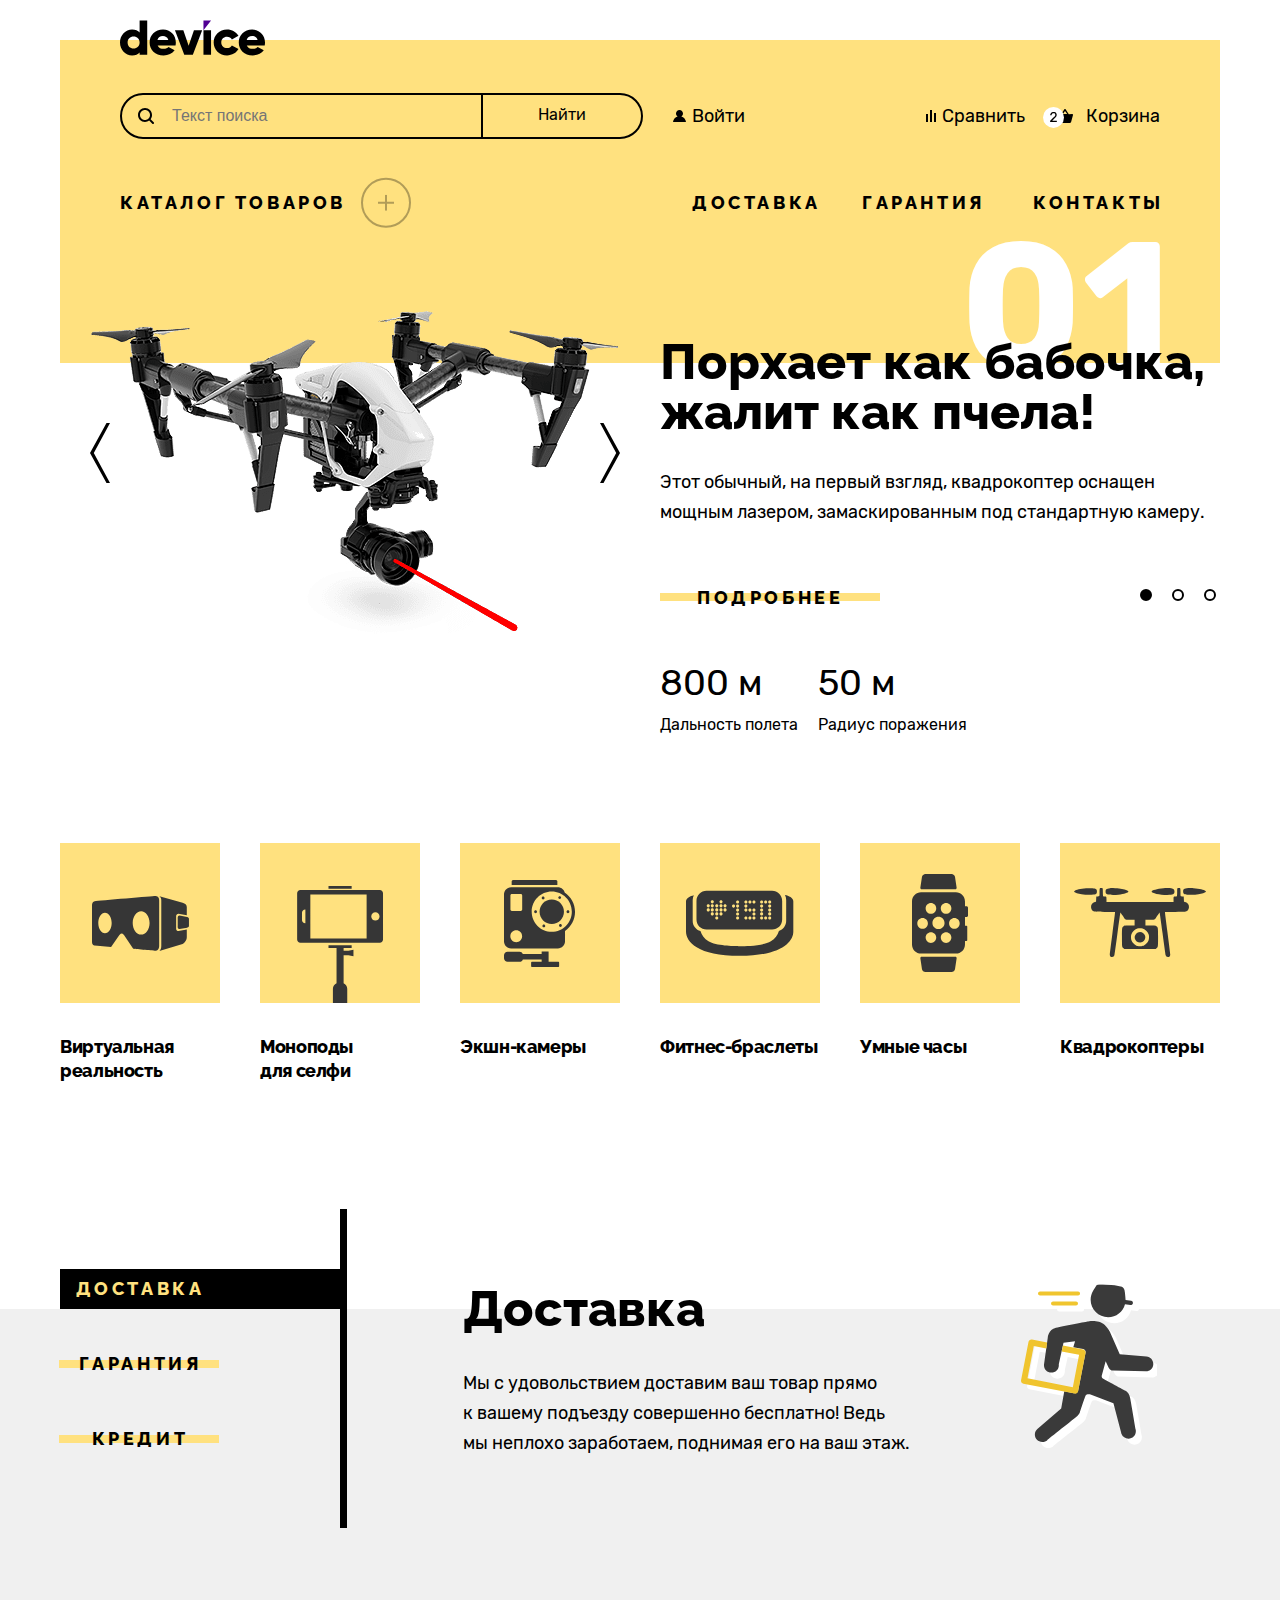
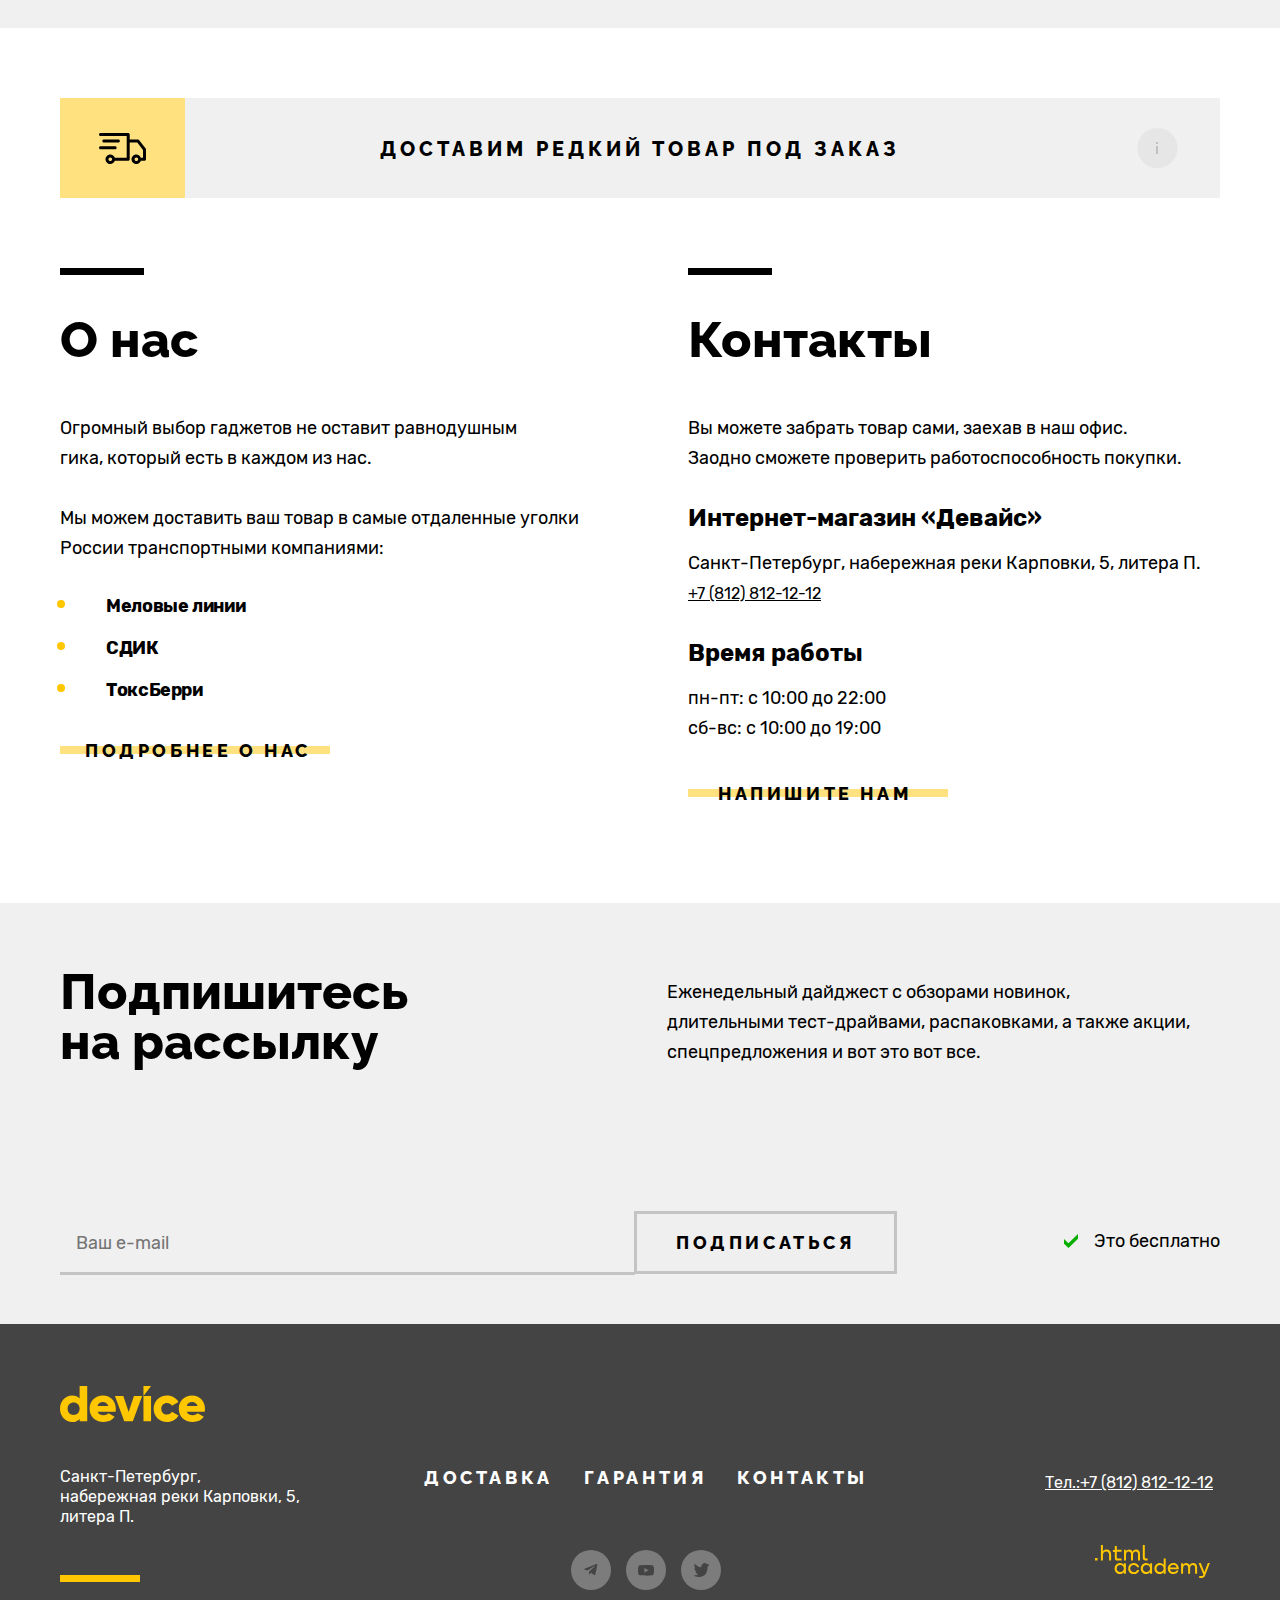
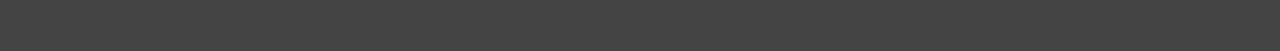
<file: index.html>
<!DOCTYPE html>
<html lang="ru">

  <head>
    <meta charset="utf-8">
    <title>HTML Academy: Девайс</title>
    <link rel="stylesheet" href="styles/style.css">
    <link rel="icon" href="favicon.ico"> <!-- 32×32 -->
  </head>

  <body>
    <header class="page-header">
      <div class="header-container header-container-index wrapper">
        <h1 class="visually-hidden">Интернет-магазин гаджетов "device"</h1>
        <div class="device-logo-header-container">
          <a class="device-logo device-logo-header" href="#">
            <img src="images/logo/device-black.svg" width="145" height="36" alt="Логотип интернет-магазина device.">
          </a>
        </div>
        <nav class="navigation">
          <ul class="navigation-list reset-list">
            <li class="navigation-item">
              <form class="appointment-form" action="https://echo.htmlacademy.ru/" method="get">
                <div class="appointment-form-container">
                  <label class="appointment-form-search" for="appointment-text">
                    <span class="visually-hidden">Search</span>
                  </label>
                  <input class="appointment-form-search-field" placeholder="Текст поиска" type="text"
                    id="appointment-text">
                  <a class="button button-search" href="catalog.html">Найти</a>
                </div>
              </form>
            </li>
          </ul>
          <ul class="navigation-login reset-list">
            <li class="navigation-login-item">
              <div class="navigation-login-item-container">
                <label class="button-login" for="login">
                  <span class="visually-hidden">Войти</span>
                </label>
                <button class="button-login-field" type="button" id="login">Войти</button>
              </div>
            </li>
            <li class="navigation-logoff-item">
              <a class="navigation-item-logoff" href="index.html">
                <span class="visually-hidden">Выйти</span>
              </a>
            </li>
          </ul>
          <ul class="navigation-purchase reset-list">
            <li class="navigation-purchase-item compare">
              <div class="navigation-purchase-item-container">
                <label class="button-compare" for="compare">
                  <span class="visually-hidden">Сравнить</span>
                </label>
                <button class="button-compare-field" type="button" id="compare">Сравнить</button>
              </div>
            </li>
            <li class="navigation-purchase-item">
              <div class="navigation-purchase-item-container">
                <label class="button-basket" for="basket">
                  <span class="visually-hidden">Корзина</span>
                </label>
                <button class="button-basket-field" type="button" id="basket">Корзина</button>
              </div>
              <div class="popover-basket">
                <h2 class="visually-hidden">Корзина</h2>
                <div class="popover-basket-content" id="#hide-element">
                  <ul class="popover-basket-list reset-list">
                    <li class="popover-basket-item">
                      <a class="popover-basket-link" href="catalog.html">
                        <img class="basket-purchase-image" src="/images/catalog/amature-selfie-stick-small.png"
                          alt="Любительская селфи-палка." width="39" height="43">
                        <p class="basket-product-title">Любительская<br>селфи-палка</p>
                      </a>
                      <button class="delet-from-basket first-product" type="button">
                        <span class="visually-hidden">Удалить из корзины</span>
                      </button>
                    </li>
                    <li class="popover-basket-item">
                      <a class="popover-basket-link" href="catalog.html">
                        <img class="basket-purchase-image image-second"
                          src="/images/catalog/proffesional-selfie-stick-small.png" alt="Профессиональная селфи-палка."
                          width="39" height="43">
                        <p class="basket-product-title">Профессиональная<br>селфи-палка</p>
                      </a>
                      <button class="delet-from-basket second-product" type="button">
                        <span class="visually-hidden">Удалить из корзины</span>
                      </button>
                    </li>
                  </ul>
                  <div class="basket-count">
                    <p class="purchase-basket-description">Товаров:2</p>
                    <P class="purchase-basket-description">Сумма:2000 Р</P>
                  </div>
                  <div class="button-basket-open">
                    <a class="open-basket" href="#">Открыть корзину</a>
                  </div>
                </div>
              </div>
            </li>
          </ul>
        </nav>
        <nav class="sub-navigation">
          <ul class="sub-navigation-list reset-list">
            <li class="navigation-item">
              <label class="navigation-catalog-title" for="catalog">Каталог товаров</label>
              <button class="button-catalog-types" type="button" id="catalog">
                <span class="visually-hidden">Открыть виды товаров каталога</span>
              </button>
              <div class="popover-catalog">
                <label class="navigation-catalog-title title-close" for="catalog-close">Каталог товаров</label>
                <button class="popover-close-button button-minus" type="button" id="catalog-close">
                  <span class="visually-hidden">Закрыть виды товаров каталога</span>
                </button>
                <div class="popover-content">
                  <h2 class="visually-hidden">Каталог товаров</h2>
                  <ul class="popover-product-list reset-list">
                    <li class="popover-product-item">
                      <a class="popover-product-link" href="catalog.html">Виртуальная реальность</a>
                    </li>
                    <li class="popover-product-item">
                      <a class="popover-product-link" href="catalog.html">Моноподы для селфи</a>
                    </li>
                    <li class="popover-product-item">
                      <a class="popover-product-link" href="catalog.html">Экшн-камеры</a>
                    </li>
                  </ul>
                  <ul class="popover-product-list reset-list">
                    <li class="popover-product-item">
                      <a class="popover-product-link" href="catalog.html">Фитнес-браслеты</a>
                    </li>
                    <li class="popover-product-item">
                      <a class="popover-product-link" href="catalog.html">Умные часы</a>
                    </li>
                  </ul>
                  <ul class="popover-product-list reset-list">
                    <li class="popover-product-item">
                      <a class="popover-product-link" href="catalog.html">Квадрокоптеры</a>
                    </li>
                  </ul>
                </div>
              </div>
            </li>
          </ul>
          <ul class="navigation-opportunities reset-list">
            <li class="navigation-item">
              <a class="delivery-information-link" href="#delivery">Доставка</a>
            </li>
            <li class="navigation-item">
              <a class="warranty-information-link" href="#warranty">Гарантия</a>
            </li>
            <li class="navigation-item">
              <a class="contacts-information-link" href="#contacts">Контакты</a>
            </li>
          </ul>
        </nav>
      </div>
    </header>

    <main class="main-container main-index">
      <div class="page-container">
        <section class="promo-slider wrapper">
          <h2 class="slider-title">
            <span class="visually-hidden">Промо-слайдер</span>
          </h2>
          <div class="slider">
            <div class="slider-wrapper">
              <div class="slider-controls">
                <button class="slider-button slider-prev button" type="button">
                  <span class="visually-hidden">Предыдущее фото</span>
                </button>
                <button class="slider-button slider-next button" type="button">
                  <span class="visually-hidden">Следующее фото</span>
                </button>
              </div>
              <ol class="slider-pagination reset-list">
                <li class="slider-pagination-item drone-container-current">
                  <img class="drone-01" src="images/promo-slider/drone-promo.png" width="560" height="560"
                    alt="Квадрокоптер с лазером.">
                  <div class="discription-container container-drone">
                    <h3 class="slider-pagination-title pagination-title-drone">Порхает как бабочка,<br> жалит как пчела!
                    </h3>
                    <p class="item-discription">Этот обычный, на первый взгляд, квадрокоптер оснащен<br> мощным лазером,
                      замаскированным под стандартную камеру.</p>
                    <div class="item-container">
                      <div class="link-container">
                        <a class="item-link" href="catalog.html">Подробнее</a>
                      </div>
                    </div>
                    <dl class="main-characteristics">
                      <div class="characteristics-container first">
                        <dt class="main-characteristics-item">Дальность полета</dt>
                        <dd class="amount">800 м</dd>
                      </div>
                      <div class="characteristics-container second">
                        <dt class="main-characteristics-item">Радиус поражения</dt>
                        <dd class="amount">50 м</dd>
                      </div>
                    </dl>
                  </div>
                </li>
                <li class="slider-pagination-item">
                  <img class="fitness-bracelet-02" src="images/promo-slider/smart-watch-promo.png" width="560"
                    height="560" alt="Фитнес-браслет.">
                  <div class="discription-container container-fitness-bracelet">
                    <h3 class="slider-pagination-title pagination-title-fitness-bracelet">Худеем<br>правильно!</h3>
                    <p class="item-discription">Мотивирующие фитнес-браслеты помогут найти в себе силы<br>не
                      пропускать
                      занятия и соблюдать диету.</p>
                    <div class="item-container">
                      <div class="link-container">
                        <a class="item-link" href="catalog.html">Подробнее</a>
                      </div>
                    </div>
                    <dl class="main-characteristics">
                      <div class="characteristics-container">
                        <dt class="main-characteristics-item">Без подзарядки</dt>
                        <dd class="amount">48 часов</dd>
                      </div>
                    </dl>
                  </div>
                </li>
                <li class="slider-pagination-item">
                  <img class="selfie-stick-03" src="images/promo-slider/selfie-sticks-promo.png" width="560"
                    height="560" alt="Палка для селфи.">
                  <div class="discription-container container-selfie-stick">
                    <h3 class="slider-pagination-title pagination-title-selfie-stick">Делай селфи,<br>как Бен Стиллер!
                    </h3>
                    <p class="item-discription">Самая длинная палка для селфи доступна в нашем магазине.<br>Восемь
                      (Восемь,
                      Карл!) метров длиной и весом всего 5 кг.</p>
                    <div class="item-container">
                      <div class="link-container">
                        <a class="item-link" href="catalog.html">Подробнее</a>
                      </div>
                    </div>
                    <dl class="main-characteristics">
                      <div class="characteristics-container first">
                        <dt class="main-characteristics-item">Длина палки</dt>
                        <dd class="amount">8,5 м</dd>
                      </div>
                      <div class="characteristics-container">
                        <dt class="main-characteristics-item">Вес палки</dt>
                        <dd class="amount">5 кг</dd>
                      </div>
                      <div class="characteristics-container third">
                        <dt class="main-characteristics-item">Материал</dt>
                        <dd class="material-type">Карбон</dd>
                      </div>
                    </dl>
                  </div>
                </li>
              </ol>
              <ol class="slider-button-list reset-list">
                <li class="slider-button-item">
                  <button class="slider-pagination-button slider-pagination-button-current" type="button">
                    <span class="visually-hidden"> 1 фото(дрон-убийца)</span>
                  </button>
                </li>
                <li class="slider-button-item">
                  <button class="slider-pagination-button slider-pagination-button-uncurrent" type="button">
                    <span class="visually-hidden">2 фото(Фитнес-браслет)</span>
                  </button>
                </li>
                <li class="slider-button-item">
                  <button class="slider-pagination-button slider-pagination-button-uncurrent" type="button">
                    <span class="visually-hidden">3 фото(селфи-палка)</span>
                  </button>
                </li>
              </ol>
            </div>
          </div>
        </section>

        <section class="gallery-products wrapper">
          <h2 class="products-types-title">
            <span class="visually-hidden">Виды товаров</span>
          </h2>
          <ul class="products-list reset-list">
            <li class="products-list-item">
              <a class="vurtual-reality-link item-catalog-type" href="catalog.html">
                <span class="visually-hidden">Виртуальная реальность</span>
                <p class="products-title">Виртуальная<br>реальность</p>
              </a>
            </li>
            <li class="products-list-item">
              <a class="selfies-monopods-link item-catalog-type" href="catalog.html">
                <span class="visually-hidden">Моноподы для селфи</span>
                <p class="products-title">Моноподы<br>для селфи</p>
              </a>
            </li>
            <li class="products-list-item">
              <a class="action-cameras-link item-catalog-type" href="catalog.html">
                <span class="visually-hidden">Экшн-камеры</span>
                <p class="products-title">Экшн-камеры</p>
              </a>
            </li>
            <li class="products-list-item">
              <a class="fitness-bracelet-link item-catalog-type" href="catalog.html">
                <span class="visually-hidden">Фитнес-браслеты</span>
                <p class="products-title">Фитнес-браслеты</p>
              </a>
            </li>
            <li class="products-list-item">
              <a class="smart-watches-link item-catalog-type" href="catalog.html">
                <span class="visually-hidden">Умные часы</span>
                <p class="products-title">Умные часы</p>
              </a>
            </li>
            <li class="products-list-item">
              <a class="drones-link item-catalog-type" href="catalog.html">
                <span class="visually-hidden">Квадрокоптеры</span>
                <p class="products-title">Квадрокоптеры</p>
              </a>
            </li>
          </ul>
        </section>

        <section class="buyers-information">
          <h2 class="buyers-title">
            <span class="visually-hidden">Информация покупателю</span>
          </h2>
          <div class="buyers-information-container wrapper">
            <h3 class="visually-hidden">Виды информации покупателя</h3>
            <div class="button-container">
              <button class="buyers-information-button button-delivery button-current" type="button">Доставка</button>
              <button class="buyers-information-button button-warranty" type="button">Гарантия</button>
              <button class="buyers-information-button button-credit" type="button">Кредит</button>
            </div>
            <ul class="buyers-information-pagination reset-list">
              <li class="buyers-information-pagination-item  buyers-information-current">
                <div class="buyers-information-title-container-delivery">
                  <h3 class="buyers-information-title delivery">Доставка</h3>
                  <p class="discription delivery">Мы с удовольствием доставим ваш товар прямо<br>к вашему подъезду
                    совершенно бесплатно! Ведь<br>мы неплохо заработаем, поднимая его на ваш этаж.</p>
                </div>
                <div class="buyers-information-delivery">
                  <span class="visually-hidden">Бегущий человек</span>
                </div>
              </li>
              <li class="buyers-information-pagination-item">
                <div class="buyers-information-title-container-warranty">
                  <h3 class="buyers-information-title warranty" id="warranty">Гарантия</h3>
                  <p class="discription warranty">Если из-за возгорания купленного нас товара у вас<br>сгорит дом - не
                    переживайте, мы выдадим вам новый.<br>Товар, не дом, конечно же.</p>
                </div>
                <div class="buyers-information-warranty">
                  <span class="visually-hidden">Инструменты</span>
                </div>
              </li>
              <li class="buyers-information-pagination-item">
                <div class="buyers-information-title-container-credit">
                  <h3 class="buyers-information-title credit">Кредит</h3>
                  <p class="discription credit">Залезть в долговую яму стало проще! Кредитные<br>консультанты подберут
                    для вас наиболее выгодные<br>условия кредита. Выгодные для банка разумеется</p>
                </div>
                <div class="buyers-information-credit">
                  <span class="visually-hidden">Грузчик</span>
                </div>
              </li>
            </ul>
          </div>
        </section>

        <section class="about-delivery wrapper">
          <h2 class="about-delivery-title">
            <span class="visually-hidden">Информация по доставке редкого товара</span>
          </h2>
          <a class="about-delivery-link" href="#">
            <ul class="delivery-list reset-list">
              <li class="delivery-item">
                <div class="truck">
                  <span class="visually-hidden">Иконка грузовика</span>
                </div>
              </li>
              <li class="delivery-item">
                <h3 class="product-under-the-order">Доставим редкий товар под заказ</h3>
              </li>
              <li class="delivery-item delivery-item-3">
                <svg class="delivery-form-icon" aria-hidden="true" focusable="false" width="41" height="40"
                  viewBox="0 0 41 40" fill="none" xmlns="http://www.w3.org/2000/svg">
                  <path d="M21 14h-2v2h2v-2ZM21 18h-2v8h2v-8Z" fill="#000" opacity=".3" />
                  <circle cx="20.5" cy="20" r="20" fill="#DCDCDC" fill-opacity=".5" />
                  <g opacity=".3" fill="#000"></g>
                </svg>
              </li>
            </ul>
          </a>
        </section>

        <div class="index-columns wrapper">
          <section class="about-us">
            <h2 class="about-title">О нас</h2>
            <p class="motivation-phrase">Огромный выбор гаджетов не оставит равнодушным<br>гика, который есть в каждом
              из
              нас.</p>
            <p class="delivery-phrase">Мы можем доставить ваш товар в самые отдаленные уголки России транспортными
              компаниями:</p>
            <ul class="delivery-company-list">
              <li class="delivery-company-item item-1"><b>Меловые линии</b></li>
              <li class="delivery-company-item item-2"><b>СДИК</b></li>
              <li class="delivery-company-item item-3"><b>ТоксБерри</b></li>
            </ul>
            <div class="more-information-container">
              <a class="more-information" href="#">Подробнее о нас</a>
            </div>
          </section>
          <section class="contacts">
            <h2 class="contacts-title">
              <a class="contacts-link" id="contacts">Контакты</a>
            </h2>
            <p class="contacts-phrase">Вы можете забрать товар сами, заехав в наш офис.<br>Заодно сможете проверить
              работоспособность покупки.</p>
            <h3 class="contacts-subtitle">Интернет-магазин «Девайс»</h3>
            <address class="contacts-address">
              <p class="contacts-address-text">Санкт-Петербург, набережная реки Карповки, 5, литера П.</p>
              <a class="contacts-phone" href="tel:88128121212">+7 (812) 812-12-12</a>
            </address>
            <h3 class="contacts-subtitle">Время работы</h3>
            <ul class="contacts-schedule reset-list">
              <li class="contacts-schedule-item">пн-пт: с 10:00 до 22:00</li>
              <li class="contacts-schedule-item">сб-вс: с 10:00 до 19:00</li>
            </ul>
            <div class="text-us-container">
              <a class="text-us" href="#">Напишите нам</a>
            </div>
          </section>
        </div>

        <section class="newsletter">
          <h2 class="newsletter-main-title">
            <span class="visually-hidden">Рассылка</span>
          </h2>
          <div class="newsletter-container wrapper">
            <h3 class="newsletter-title">Подпишитесь на рассылку</h3>
            <p class="newsletter-discription">Еженедельный дайджест с обзорами новинок,<br> длительными тест-драйвами,
              распаковками, а также акции, спецпредложения и вот это вот все.</p>
            <div class="subscription-form">
              <form class="newsletter-form" action="https://echo.htmlacademy.ru/" method="get">
                <label class="newsletter-field" for="newsletter-email">
                  <span class="visually-hidden">Email</span>
                </label>
                <input class="newsletter-email-field" placeholder="Ваш e-mail" type="email" id="newsletter-email">
                <button class="newsletter-button" type="submit">Подписаться</button>
              </form>
            </div>
            <div class="free-container">
              <div class="check-mark-container">
                <span class="visually-hidden">"галочка, подтвержадющая бесплатность"</span>
              </div>
              <p class="simple-discription">Это бесплатно</p>
            </div>
          </div>
        </section>
      </div>
    </main>

    <footer class="page-footer">
      <div class="page-footer-container wrapper">
        <h2 class="page-footer-title">
          <span class="visually-hidden">Интернет-магазин гаджетов "device"</span>
        </h2>
        <div class="device-logo-footer-container">
          <a class="device-logo device-logo-footer" href="#">
            <img src="images/logo/device-yellow.svg" width="145" height="36" alt="Логотип интернет-магазина device.">
          </a>
        </div>
        <div class="footer-section-container">
          <section class="footer-address">
            <h2 class="footer-address-title">
              <span class="visually-hidden">Адрес</span>
            </h2>
            <address class="footer-contacts-address">
              <p class="contacts-address-text-footer">Санкт-Петербург, набережная реки Карповки, 5, литера П.</p>
            </address>
          </section>

          <section class="footer-social">
            <h2 class="footer-social-title">
              <span class="visually-hidden">Социальные сети</span>
            </h2>
            <ul class="footer-navigation-list reset-list">
              <li class="footer-navigation-item">
                <a class="footer-delivery-information-link" href="#delivery">Доставка</a>
              </li>
              <li class="footer-navigation-item">
                <a class="footer-warranty-information-link" href="#warranty">Гарантия</a>
              </li>
              <li class="footer-navigation-item">
                <a class="footer-contacts-information-link" href="#contacts">Контакты</a>
              </li>
            </ul>
            <h2 class="page-footer-title">
              <span class="visually-hidden">Подписывайтесь на наши социальные сети</span>
            </h2>
            <ul class="socials reset-list">
              <li class="socials-item">
                <a class="button button-telegram" href="https://t.me/htmlacademy" target="_blank">
                  <span class="visually-hidden">Telegram</span>
                </a>
              </li>
              <li class="socials-item">
                <a class="button button-youtube" href="https://www.youtube.com/user/htmlacademyru" target="_blank">
                  <span class="visually-hidden">Youtube</span>
                </a>
              </li>
              <li class="socials-item">
                <a class="button button-twitter" href="https://twitter.com/htmlacademy_ru" target="_blank">
                  <span class="visually-hidden">Twitter</span>
                </a>
              </li>
            </ul>
          </section>

          <section class="footer-phone">
            <h2 class="footer-phone-title">
              <span class="visually-hidden">Телефон для связи</span>
            </h2>
            <address class="footer-contacts-address">
              <a class="contacts-phone" href="tel:88128121212">Тел.:+7 (812) 812-12-12</a>
            </address>
            <a class="htmlacademy-logo" href="https://htmlacademy.ru/" target="_blank">
              <svg class="htmlacademy-logo-icon" aria-hidden="true" focusable="false" width="115" height="33"
                viewBox="0 0 115 33" fill="none" xmlns="http://www.w3.org/2000/svg">
                <path
                  d="M0 12.9v2.6h2.5v-2.6H0ZM11.6 4.5c-1.6 0-2.8.7-3.6 1.7h-.1V0h-2v15.5h2v-5.3c0-2.1 1.3-3.6 3.3-3.6 1.8 0 2.9 1.4 2.9 3.2v5.7h2V9.4c.1-3-1.8-4.9-4.5-4.9ZM26.6 4.8h-4.8V1.1h-2v3.8h-1.9v2h1.9v6c0 1.7 1 2.7 2.7 2.7h4.1v-2h-3.7c-.7 0-1.1-.4-1.1-1.1V6.8h4.8v-2ZM41.1 4.6c-1.6 0-2.9.8-3.5 2.1h-.1c-.6-1.2-1.8-2.1-3.4-2.1-1.4 0-2.5.8-3.1 1.8h-.1V4.8H29v10.6h2V10c0-2 1-3.5 2.6-3.5 1.5 0 2.4 1 2.4 2.6v6.3h2V9.8c0-2.4 1.4-3.3 2.6-3.3 1.5 0 2.4 1 2.4 2.6v6.3h2V8.9c.1-2.5-1.4-4.3-3.9-4.3ZM47.8 12.7c0 1.7 1 2.7 2.8 2.7h2v-2h-1.7c-.7 0-1.1-.4-1.1-1.1V0h-2v12.7ZM28.9 19.7c-.9-1.1-2.2-1.8-3.9-1.8-3.1 0-5.4 2.3-5.4 5.6s2.3 5.6 5.4 5.6c1.8 0 3-.8 3.8-1.9h.1v1.6h2V18.2h-2v1.5Zm-3.6 7.4c-2.2 0-3.6-1.6-3.6-3.6s1.4-3.6 3.6-3.6 3.6 1.6 3.6 3.6c0 1.9-1.4 3.6-3.6 3.6ZM44.2 22c-.5-2.4-2.6-4.1-5.4-4.1a5.4 5.4 0 0 0-5.6 5.6c0 3.1 2.2 5.6 5.6 5.6 2.8 0 4.9-1.8 5.4-4.2h-2.1a3.4 3.4 0 0 1-3.3 2.3c-2.2 0-3.6-1.6-3.6-3.6s1.4-3.6 3.6-3.6c1.6 0 2.8 1 3.3 2.2h2.1V22ZM55.1 19.7c-.9-1.1-2.2-1.8-3.9-1.8-3.1 0-5.4 2.3-5.4 5.6s2.3 5.6 5.4 5.6c1.8 0 3-.8 3.8-1.9h.1v1.6h2V18.2h-2v1.5Zm-3.6 7.4c-2.2 0-3.6-1.6-3.6-3.6s1.4-3.6 3.6-3.6 3.6 1.6 3.6 3.6c0 1.9-1.5 3.6-3.6 3.6ZM68.7 19.8c-.9-1.1-2.2-1.9-3.9-1.9-3.1 0-5.4 2.3-5.4 5.6s2.2 5.6 5.4 5.6c1.7 0 3-.8 3.8-1.8h.1v1.5h2V13.4h-2v6.4Zm-3.6 7.3c-2.2 0-3.6-1.6-3.6-3.6s1.4-3.6 3.6-3.6 3.6 1.6 3.6 3.6c-.1 2-1.5 3.6-3.6 3.6ZM78.3 17.9c-3.3 0-5.5 2.5-5.5 5.6 0 3 2.1 5.6 5.5 5.6 2.5 0 4.5-1.3 5.2-3.6h-2.1c-.5 1-1.6 1.6-3 1.6-1.9 0-3.3-1.3-3.4-2.9h8.8c.2-3.6-2-6.3-5.5-6.3Zm0 1.9c1.7 0 3 1 3.3 2.6h-6.5c.3-1.5 1.5-2.6 3.2-2.6ZM98.2 17.9c-1.6 0-2.9.8-3.6 2h-.1c-.6-1.2-1.8-2-3.4-2-1.4 0-2.5.7-3.1 1.8v-1.5h-1.9v10.6h2v-5.4c0-2 1-3.4 2.6-3.5 1.5 0 2.4 1 2.4 2.6v6.3h2v-5.6c0-2.4 1.4-3.3 2.6-3.3 1.5 0 2.4 1 2.4 2.6v6.3h2v-6.5c.1-2.6-1.4-4.4-3.9-4.4ZM109.4 27l-3.6-8.9h-2.2l4.8 11.6c-.3.9-.7 1.2-1.7 1.2h-2.5v2h2.5c1.8 0 2.8-.8 3.5-2.6l4.7-12.2h-2.1l-3.4 8.9Z"
                  fill="#FFC700" />
              </svg>
            </a>
          </section>
        </div>
      </div>
    </footer>

    <div class="modal-container modal-container-close">
      <div class="modal modal-delivery">
        <button class="modal-close-button">
          <span class="visually-hidden">Закрыть</span>
        </button>
        <section class="modal-content">
          <h2 class="modal-title" id="delivery">Доставка под заказ</h2>
          <form class="dilvery-form" action="https://echo.htmlacademy.ru/" method="post">
            <div class="field-group name">
              <label class="delivery-label" for="dilvery-name">Ваше имя:</label>
              <input class="delivery-form-field-name field" type="text" name="dilvery-name" id="dilvery-name"
                placeholder="Введите имя">
            </div>
            <div class="field-group mail">
              <label class="delivery-label" for="dilvery-mail">Ваш e-mail:</label>
              <input class="delivery-form-field-mail field" type="email" name="dilvery-mail" id="dilvery-mail"
                placeholder="Введите e-mail">
            </div>
            <div class="field-group-other product">
              <label class="delivery-label" for="dilvery-product">Что нужно привезти:</label>
              <input class="delivery-form-field-product field" type="text" name="dilvery-product" id="dilvery-product"
                placeholder="В свободной форме">
            </div>
            <div class="field-group-count delivery-label-container">
              <span class="delivery-label delivery-label-icon">
                <label class="delivery-label" for="count">Количество:</label>
                <span class="tooltip">
                  <button class="tooltip-toggle" type="button" aria-labelledby="tooltip-label">
                    <svg class="tooltip-icon" width="4" height="12" viewBox="0 0 4 12" fill="none"
                      xmlns="http://www.w3.org/2000/svg">
                      <path d="M3 0H1v2h2V0ZM3 4H1v8h2V4Z" fill="#000" />
                    </svg>
                  </button>
                  <span class="tooltip-text" role="tooltip" id="tooltip-label">Постараемся найти, сколько нужно.
                    Привезем сколько получится по требованиям<br>к провозу багажа.</span>
                </span>
              </span>
              <div class="number">
                <button class="number-minus" type="button"
                  onclick="this.nextElementSibling.stepDown(); this.nextElementSibling.onchange();"></button>
                <label class="numbers-count" for="count">
                  <span class="visually-hidden">Счетчик</span>
                </label>
                <input class="numbers-count-field" type="number" name="count" id="count" min="0" value="1" readonly>
                <button class="number-plus" type="button"
                  onclick="this.previousElementSibling.stepUp(); this.previousElementSibling.onchange();"></button>
              </div>
            </div>
            <button class="modal-delivery-button" type="submit">Отправить</button>
          </form>
        </section>
      </div>
    </div>

  </body>

</html>
</file>
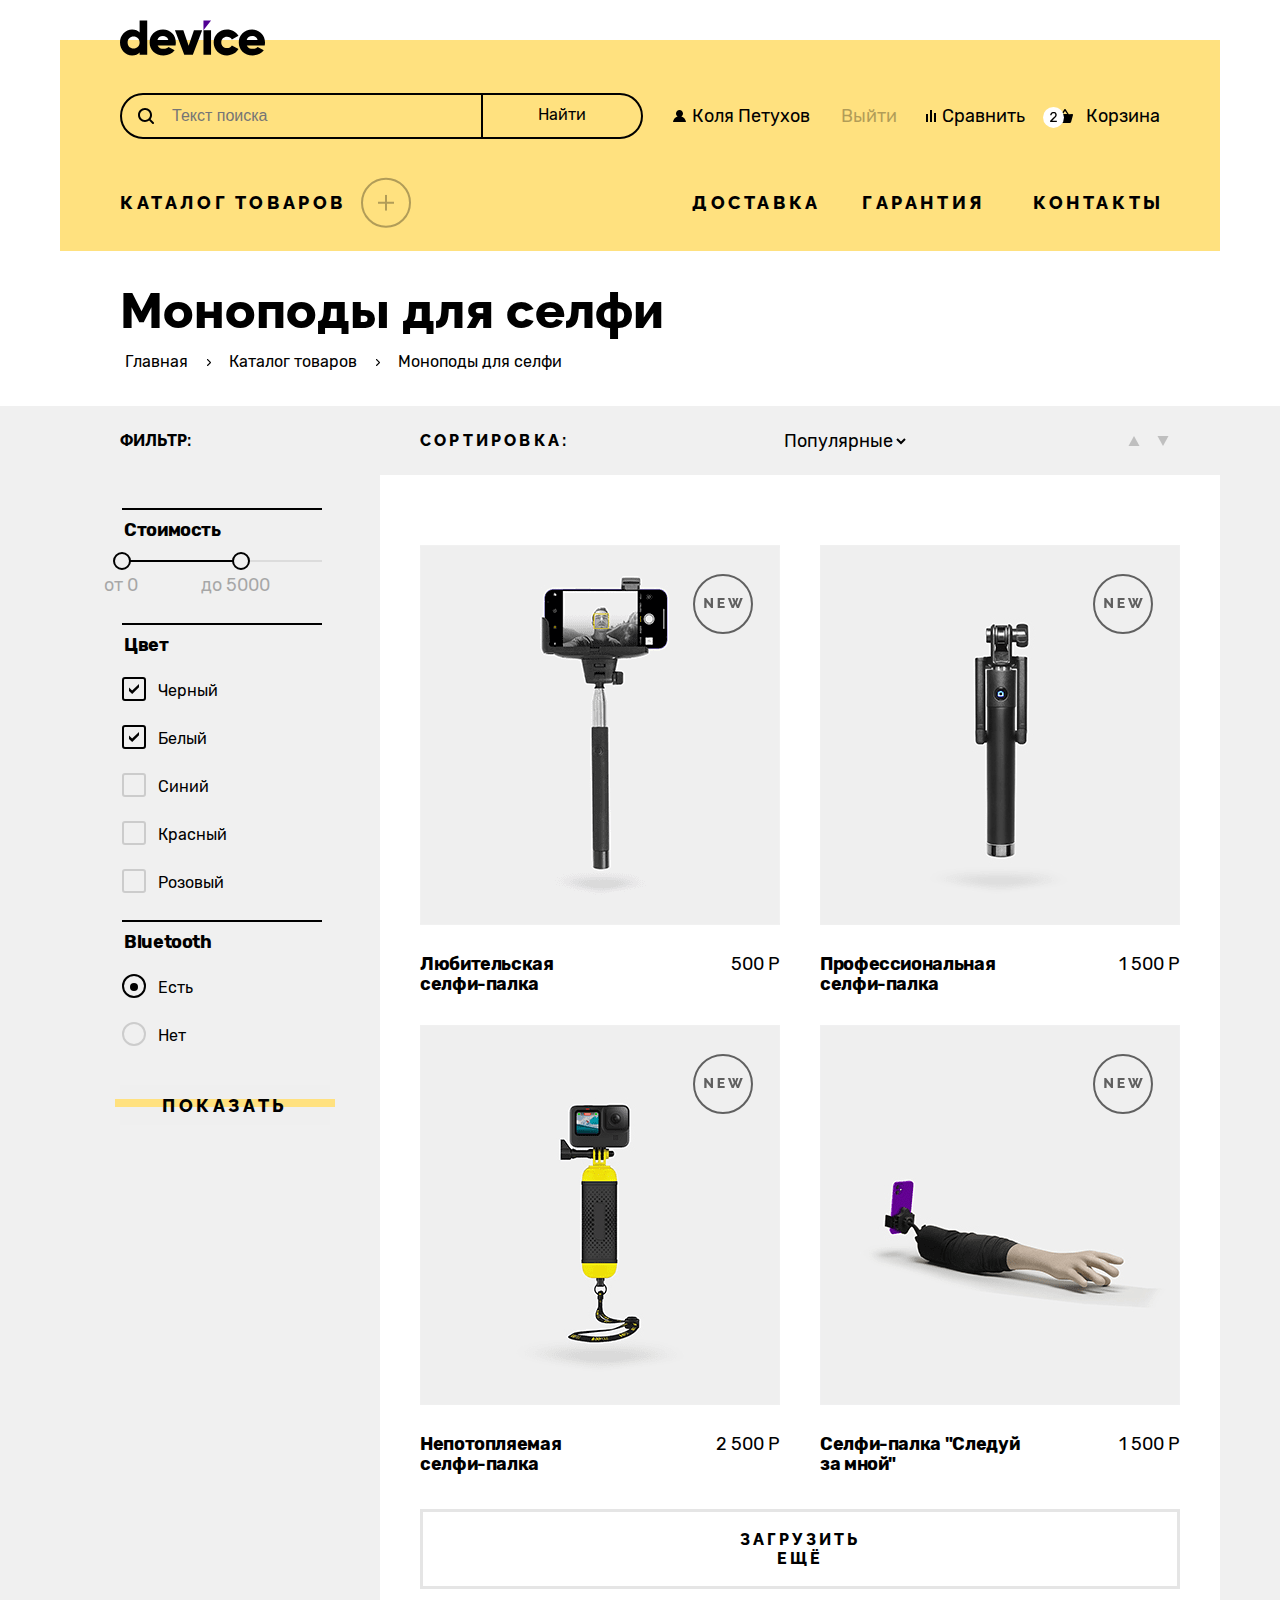
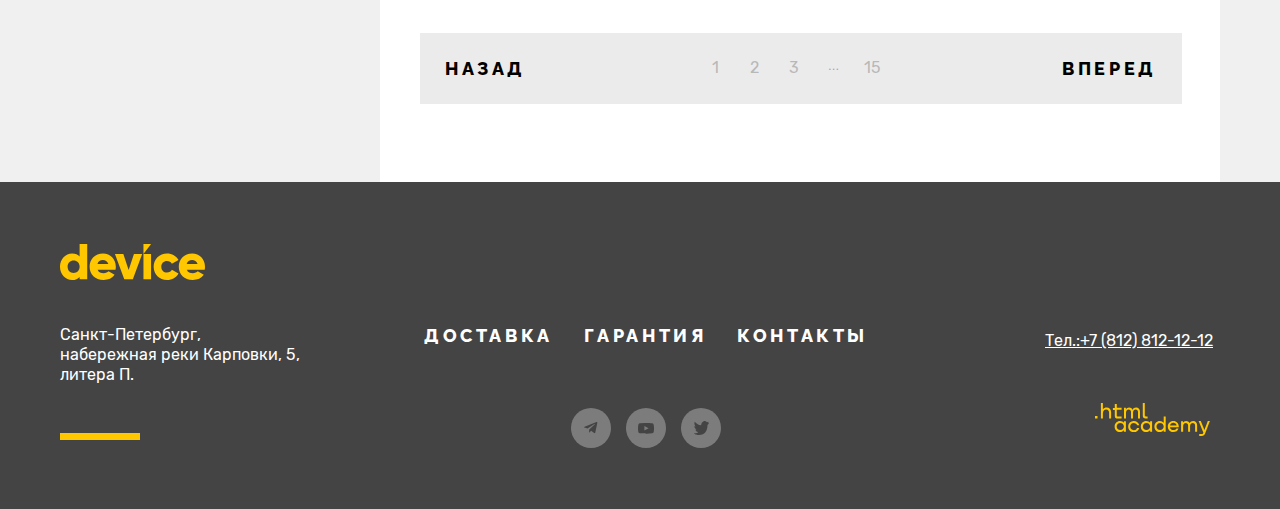
<file: catalog.html>
<!DOCTYPE html>
<html lang="ru">

  <head>
    <meta charset="utf-8">
    <title>HTML Academy: Девайс</title>
    <link rel="stylesheet" href="styles/style.css">
    <link rel="icon" href="favicon.ico"> <!-- 32×32 -->
  </head>

  <body>
    <header class="page-header">
      <div class="header-container header-container-catalog wrapper">
        <div class="device-logo-header-container">
          <a class="device-logo device-logo-header" href="index.html">
            <img src="images/logo/device-black.svg" width="145" height="36" alt="Логотип интернет-магазина device.">
          </a>
        </div>
        <nav class="navigation">
          <ul class="navigation-list reset-list">
            <li class="navigation-item">
              <form class="appointment-form" action="https://echo.htmlacademy.ru/" method="get">
                <div class="appointment-form-container">
                  <label class="appointment-form-search" for="appointment-text">
                    <span class="visually-hidden">Search</span>
                  </label>
                  <input class="appointment-form-search-field" placeholder="Текст поиска" type="text"
                    id="appointment-text">
                  <a class="button button-search" href="catalog.html">Найти</a>
                </div>
              </form>
            </li>
          </ul>
          <ul class="navigation-login reset-list">
            <li class="navigation-login-item">
              <div class="navigation-login-item-container">
                <label class="button-login" for="login">
                  <span class="visually-hidden">Войти</span>
                </label>
                <button class="button-login-field" type="button" id="login">Коля Петухов</button>
              </div>
            </li>
            <li class="navigation-item">
              <a class="navigation-item-logoff" href="index.html">Выйти</a>
            </li>
          </ul>
          <ul class="navigation-purchase reset-list">
            <li class="navigation-purchase-item">
              <div class="navigation-purchase-item-container">
                <label class="button-compare" for="compare">
                  <span class="visually-hidden">Сравнить</span>
                </label>
                <button class="button-compare-field" type="button" id="compare">Сравнить</button>
              </div>
            </li>
            <li class="navigation-purchase-item">
              <div class="navigation-purchase-item-container">
                <label class="button-basket" for="basket">
                  <span class="visually-hidden">Корзина</span>
                </label>
                <button class="button-basket-field" type="button" id="basket">Корзина</button>
              </div>
              <div class="popover-basket">
                <h2 class="visually-hidden">Корзина</h2>
                <div class="popover-basket-content" id="#hide-element">
                  <ul class="popover-basket-list reset-list">
                    <li class="popover-basket-item">
                      <a class="popover-basket-link" href="catalog.html">
                        <img class="basket-purchase-image" src="/images/catalog/amature-selfie-stick-small.png"
                          alt="Любительская селфи-палка." width="39" height="43">
                        <p class="basket-product-title">Любительская<br>селфи-палка</p>
                      </a>
                      <button class="delet-from-basket first-product" type="button">
                        <span class="visually-hidden">Удалить из корзины</span>
                      </button>
                    </li>
                    <li class="popover-basket-item">
                      <a class="popover-basket-link" href="catalog.html">
                        <img class="basket-purchase-image image-second"
                          src="/images/catalog/proffesional-selfie-stick-small.png" alt="Профессиональная селфи-палка."
                          width="39" height="43">
                        <p class="basket-product-title">Профессиональная<br>селфи-палка</p>
                      </a>
                      <button class="delet-from-basket second-product" type="button">
                        <span class="visually-hidden">Удалить из корзины</span>
                      </button>
                    </li>
                  </ul>
                  <div class="basket-count">
                    <p class="purchase-basket-description">Товаров:2</p>
                    <P class="purchase-basket-description">Сумма:2000 Р</P>
                  </div>
                  <div class="button-basket-open">
                    <a class="open-basket" href="#">Открыть корзину</a>
                  </div>
                </div>
              </div>
            </li>
          </ul>
        </nav>
        <nav class="sub-navigation">
          <ul class="sub-navigation-list reset-list">
            <li class="navigation-item">
              <label class="navigation-catalog-title" for="catalog">Каталог товаров</label>
              <button class="button button-catalog-types" type="button" id="catalog">
                <span class="visually-hidden">Открыть виды товаров каталога</span>
              </button>
              <div class="popover popover-catalog">
                <button class="popover-close-button button-minus">
                  <span class="visually-hidden">Закрыть</span>
                </button>
                <div class="popover-content">
                  <h2 class="visually-hidden">Каталог товаров</h2>
                  <ul class="popover-product-list reset-list">
                    <li class="popover-product-item">
                      <a class="popover-product-link" href="catalog.html">Виртуальная реальность</a>
                    </li>
                    <li class="popover-product-item">
                      <a class="popover-product-link" href="catalog.html">Моноподы для селфи</a>
                    </li>
                    <li class="popover-product-item">
                      <a class="popover-product-link" href="catalog.html">Экшн-камеры</a>
                    </li>
                  </ul>
                  <ul class="popover-product-list reset-list">
                    <li class="popover-product-item">
                      <a class="popover-product-link" href="catalog.html">Фитнес-браслеты</a>
                    </li>
                    <li class="popover-product-item">
                      <a class="popover-product-link" href="catalog.html">Умные часы</a>
                    </li>
                  </ul>
                  <ul class="popover-product-list reset-list">
                    <li class="popover-product-item">
                      <a class="popover-product-link" href="catalog.html">Квадрокоптеры</a>
                    </li>
                  </ul>
                </div>
              </div>
            </li>
          </ul>
          <ul class="navigation-opportunities reset-list">
            <li class="navigation-item">
              <a class="delivery-information-link" href="#delivery">Доставка</a>
            </li>
            <li class="navigation-item">
              <a class="warranty-information-link" href="#warranty">Гарантия</a>
            </li>
            <li class="navigation-item">
              <a class="contacts-information-link" href="#contacts">Контакты</a>
            </li>
          </ul>
        </nav>
      </div>
    </header>

    <main class="main-inner main-container">
      <div class="main-inner-container">
        <header class="inner-header wrapper">
          <h1 class="visually-hidden">Каталог интернет-магазин гаджетов "device"</h1>
          <h2 class="inner-header-title-lvl2">Моноподы для селфи</h2>
          <ul class="breadcrumbs reset-list">
            <li class="breadcrumbs-item">
              <a class="breadcrumbs-link" href="index.html">Главная</a>
            </li>
            <li class="breadcrumbs-item">
              <a class="breadcrumbs-link" href="catalog.html">Каталог товаров</a>
            </li>
            <li class="breadcrumbs-item">
              <a class="breadcrumbs-link">Моноподы для селфи</a>
            </li>
          </ul>
        </header>
        <div class="catalog-products-container">
          <section class="catalog-products wrapper">
            <h2 class="catalog-products-title">
              <span class="visually-hidden">Фильтрация</span>
            </h2>
            <div class="catalog-container">
              <h3 class="catalog-filter">Фильтр:</h3>
              <form class="catalog-filter-form" action="https://echo.htmlacademy.ru/" method="get">
                <fieldset class="catalog-filter-group">
                  <legend class="catalog-filter-title">Стоимость</legend>
                  <div class="range">
                    <div class="range-scale">
                      <div class="range-bar" style="left: 0; width: 119px">
                        <button class="range-toggle toggle-min" type="button"></button>
                        <button class="range-toggle toggle-max" type="button"></button>
                      </div>
                    </div>
                  </div>
                  <div class="range-wrapper-inputs">
                    <label class="catalog-filter-label">от
                      <input class="range-input" type="number" value="0" name="min-price">
                    </label>
                    <label class="catalog-filter-label">до
                      <input class="range-input" type="number" value="5000" name="max-price">
                    </label>
                  </div>
                </fieldset>
                <fieldset class="catalog-filter-group">
                  <legend class="catalog-filter-title">Цвет</legend>
                  <ul class="catalog-filter-list reset-list">
                    <li class="catalog-filter-item">
                      <label class="control">
                        <input class="visually-hidden control-input" type="checkbox" name="Black" checked>
                        <span class="control-mark"></span>
                        <span class="control-label">Черный</span>
                      </label>
                    </li>
                    <li class="catalog-filter-item">
                      <label class="control">
                        <input class="visually-hidden control-input" type="checkbox" name="White" checked>
                        <span class="control-mark"></span>
                        <span class="control-label">Белый</span>
                      </label>
                    </li>
                    <li class="catalog-filter-item">
                      <label class="control">
                        <input class="visually-hidden control-input" type="checkbox" name="Blue">
                        <span class="control-mark"></span>
                        <span class="control-label">Синий</span>
                      </label>
                    </li>
                    <li class="catalog-filter-item">
                      <label class="control">
                        <input class="visually-hidden control-input" type="checkbox" name="Red">
                        <span class="control-mark"></span>
                        <span class="control-label">Красный</span>
                      </label>
                    </li>
                    <li class="catalog-filter-item">
                      <label class="control">
                        <input class="visually-hidden control-input" type="checkbox" name="Pink">
                        <span class="control-mark"></span>
                        <span class="control-label">Розовый</span>
                      </label>
                    </li>
                  </ul>
                </fieldset>
                <fieldset class="catalog-filter-group">
                  <legend class="catalog-filter-title">Bluetooth</legend>
                  <ul class="catalog-filter-list reset-list">
                    <li class="catalog-filter-item">
                      <label class="control">
                        <input class="visually-hidden control-input" type="radio" name="includes-bluetooth" value="on"
                          checked>
                        <span class="control-mark"></span>
                        <span class="control-label">Есть</span>
                      </label>
                    </li>
                    <li class="catalog-filter-item">
                      <label class="control">
                        <input class="visually-hidden control-input" type="radio" name="includes-bluetooth" value="off">
                        <span class="control-mark"></span>
                        <span class="control-label">Нет</span>
                      </label>
                    </li>
                  </ul>
                </fieldset>
                <button class="button-show-more" type="submit">Показать</button>
              </form>
            </div>
            <div class="catalor-right-column">
              <div class="sorting-container">
                <h2 class="sorting-title">cортировка:</h2>
                <select class="select-control">
                  <option value="popular">Популярные</option>
                  <option value="cheap">Дешевое</option>
                  <option value="expensive">Дорогое</option>
                </select>
                <div class="button-container-catalog">
                  <a class="button-up" href="#">
                    <span class="visually-hidden">Отсортировать от меньшего к большему</span>
                  </a>
                  <a class="button-down" href="#">
                    <span class="visually-hidden">Отсортировать от большего к меньшему</span>
                  </a>
                </div>
              </div>
              <ul class="product-list reset-list">
                <li class="product-card">
                  <a class="product-card-link" href="#">
                    <div class="product-card-link-container">
                      <img class="product-card-img" src="images/catalog/amature-selfie-stick.png" width="360"
                        height="380" alt="любительская селфи-палка.">
                      <div class="product-card-content">
                        <h3 class="product-card-title">Любительская<br>селфи-палка</h3>
                        <span class="product-card-price">500 Р</span>
                      </div>
                    </div>
                  </a>
                </li>
                <li class="product-card">
                  <a class="product-card-link" href="#">
                    <div class="product-card-link-container">
                      <img class="product-card-img" src="images/catalog/proffesional-selfie-stick.png" width="360"
                        height="380" alt="профессиональная селфи-палка.">
                      <div class="product-card-content">
                        <h3 class="product-card-title">Профессиональная<br>селфи-палка</h3>
                        <span class="product-card-price">1 500 Р</span>
                      </div>
                    </div>
                  </a>
                </li>
                <li class="product-card">
                  <a class="product-card-link" href="#">
                    <div class="product-card-link-container">
                      <img class="product-card-img" src="images/catalog/unsinkable-selfie-stick.png" width="360"
                        height="380" alt="непотопляемая селфи-палка.">
                      <div class="product-card-content">
                        <h3 class="product-card-title">Непотопляемая<br>селфи-палка</h3>
                        <span class="product-card-price">2 500 Р</span>
                      </div>
                    </div>
                  </a>
                </li>
                <li class="product-card">
                  <a class="product-card-link" href="#">
                    <div class="product-card-link-container">
                      <img class="product-card-img" src="images/catalog/runninghand-selfie-stick.png" width="360"
                        height="380" alt="селфи-палка следуй за мной.">
                      <div class="product-card-content">
                        <h3 class="product-card-title">Селфи-палка "Следуй<br>за мной"</h3>
                        <span class="product-card-price">1 500 Р</span>
                      </div>
                    </div>
                  </a>
                </li>
              </ul>
              <button class="download-more" type="button">Загрузить ещё</button>
              <div class="pagination-pages-container">
                <button class="pagination-back" type="button">Назад</button>
                <ul class="pagination-pages reset-list">
                  <li class="pagination-item">
                    <a class="pagination-link pagination-current first-pages">1</a>
                  </li>
                  <li class="pagination-item">
                    <a class="pagination-link second-pages" href="#">2</a>
                  </li>
                  <li class="pagination-item">
                    <a class="pagination-link third-pages" href="#">3</a>
                  </li>
                  <li class="pagination-item">
                    <button class="pagination-pages-adder" type="button">...</button>
                  </li>
                  <li class="pagination-item">
                    <a class="pagination-link fifthteen-pages" href="#">15</a>
                  </li>
                </ul>
                <button class="pagination-forward" type="button">вперед</button>
              </div>
            </div>
          </section>
        </div>
      </div>
    </main>

    <footer class="page-footer">
      <div class="page-footer-container wrapper">
        <h2 class="page-footer-title">
          <span class="visually-hidden">Интернет-магазин гаджетов "device"</span>
        </h2>
        <div class="device-logo-footer-container">
          <a class="device-logo device-logo-footer" href="#">
            <img src="images/logo/device-yellow.svg" width="145" height="36" alt="Логотип интернет-магазина device.">
          </a>
        </div>
        <div class="footer-section-container">
          <section class="footer-address">
            <h2 class="footer-address-title">
              <span class="visually-hidden">Адрес</span>
            </h2>
            <address class="footer-contacts-address">
              <p class="contacts-address-text-footer">Санкт-Петербург, набережная реки Карповки, 5, литера П.</p>
            </address>
          </section>

          <section class="footer-social">
            <h2 class="footer-social-title">
              <span class="visually-hidden">Социальные сети</span>
            </h2>
            <ul class="footer-navigation-list reset-list">
              <li class="footer-navigation-item">
                <a class="footer-delivery-information-link" href="#delivery">Доставка</a>
              </li>
              <li class="footer-navigation-item">
                <a class="footer-warranty-information-link" href="#warranty">Гарантия</a>
              </li>
              <li class="footer-navigation-item">
                <a class="footer-contacts-information-link" href="#contacts">Контакты</a>
              </li>
            </ul>
            <h2 class="page-footer-title">
              <span class="visually-hidden">Подписывайтесь на наши социальные сети</span>
            </h2>
            <ul class="socials reset-list">
              <li class="socials-item">
                <a class="button button-telegram" href="https://t.me/htmlacademy" target="_blank">
                  <span class="visually-hidden">Telegram</span>
                </a>
              </li>
              <li class="socials-item">
                <a class="button button-youtube" href="https://www.youtube.com/user/htmlacademyru" target="_blank">
                  <span class="visually-hidden">Youtube</span>
                </a>
              </li>
              <li class="socials-item">
                <a class="button button-twitter" href="https://twitter.com/htmlacademy_ru" target="_blank">
                  <span class="visually-hidden">Twitter</span>
                </a>
              </li>
            </ul>
          </section>

          <section class="footer-phone">
            <h2 class="footer-phone-title">
              <span class="visually-hidden">Телефон для связи</span>
            </h2>
            <address class="footer-contacts-address">
              <a class="contacts-phone" href="tel:88128121212">Тел.:+7 (812) 812-12-12</a>
            </address>
            <a class="htmlacademy-logo" href="https://htmlacademy.ru/" target="_blank">
              <svg class="htmlacademy-logo-icon" aria-hidden="true" focusable="false" width="115" height="33"
                viewBox="0 0 115 33" fill="none" xmlns="http://www.w3.org/2000/svg">
                <path
                  d="M0 12.9v2.6h2.5v-2.6H0ZM11.6 4.5c-1.6 0-2.8.7-3.6 1.7h-.1V0h-2v15.5h2v-5.3c0-2.1 1.3-3.6 3.3-3.6 1.8 0 2.9 1.4 2.9 3.2v5.7h2V9.4c.1-3-1.8-4.9-4.5-4.9ZM26.6 4.8h-4.8V1.1h-2v3.8h-1.9v2h1.9v6c0 1.7 1 2.7 2.7 2.7h4.1v-2h-3.7c-.7 0-1.1-.4-1.1-1.1V6.8h4.8v-2ZM41.1 4.6c-1.6 0-2.9.8-3.5 2.1h-.1c-.6-1.2-1.8-2.1-3.4-2.1-1.4 0-2.5.8-3.1 1.8h-.1V4.8H29v10.6h2V10c0-2 1-3.5 2.6-3.5 1.5 0 2.4 1 2.4 2.6v6.3h2V9.8c0-2.4 1.4-3.3 2.6-3.3 1.5 0 2.4 1 2.4 2.6v6.3h2V8.9c.1-2.5-1.4-4.3-3.9-4.3ZM47.8 12.7c0 1.7 1 2.7 2.8 2.7h2v-2h-1.7c-.7 0-1.1-.4-1.1-1.1V0h-2v12.7ZM28.9 19.7c-.9-1.1-2.2-1.8-3.9-1.8-3.1 0-5.4 2.3-5.4 5.6s2.3 5.6 5.4 5.6c1.8 0 3-.8 3.8-1.9h.1v1.6h2V18.2h-2v1.5Zm-3.6 7.4c-2.2 0-3.6-1.6-3.6-3.6s1.4-3.6 3.6-3.6 3.6 1.6 3.6 3.6c0 1.9-1.4 3.6-3.6 3.6ZM44.2 22c-.5-2.4-2.6-4.1-5.4-4.1a5.4 5.4 0 0 0-5.6 5.6c0 3.1 2.2 5.6 5.6 5.6 2.8 0 4.9-1.8 5.4-4.2h-2.1a3.4 3.4 0 0 1-3.3 2.3c-2.2 0-3.6-1.6-3.6-3.6s1.4-3.6 3.6-3.6c1.6 0 2.8 1 3.3 2.2h2.1V22ZM55.1 19.7c-.9-1.1-2.2-1.8-3.9-1.8-3.1 0-5.4 2.3-5.4 5.6s2.3 5.6 5.4 5.6c1.8 0 3-.8 3.8-1.9h.1v1.6h2V18.2h-2v1.5Zm-3.6 7.4c-2.2 0-3.6-1.6-3.6-3.6s1.4-3.6 3.6-3.6 3.6 1.6 3.6 3.6c0 1.9-1.5 3.6-3.6 3.6ZM68.7 19.8c-.9-1.1-2.2-1.9-3.9-1.9-3.1 0-5.4 2.3-5.4 5.6s2.2 5.6 5.4 5.6c1.7 0 3-.8 3.8-1.8h.1v1.5h2V13.4h-2v6.4Zm-3.6 7.3c-2.2 0-3.6-1.6-3.6-3.6s1.4-3.6 3.6-3.6 3.6 1.6 3.6 3.6c-.1 2-1.5 3.6-3.6 3.6ZM78.3 17.9c-3.3 0-5.5 2.5-5.5 5.6 0 3 2.1 5.6 5.5 5.6 2.5 0 4.5-1.3 5.2-3.6h-2.1c-.5 1-1.6 1.6-3 1.6-1.9 0-3.3-1.3-3.4-2.9h8.8c.2-3.6-2-6.3-5.5-6.3Zm0 1.9c1.7 0 3 1 3.3 2.6h-6.5c.3-1.5 1.5-2.6 3.2-2.6ZM98.2 17.9c-1.6 0-2.9.8-3.6 2h-.1c-.6-1.2-1.8-2-3.4-2-1.4 0-2.5.7-3.1 1.8v-1.5h-1.9v10.6h2v-5.4c0-2 1-3.4 2.6-3.5 1.5 0 2.4 1 2.4 2.6v6.3h2v-5.6c0-2.4 1.4-3.3 2.6-3.3 1.5 0 2.4 1 2.4 2.6v6.3h2v-6.5c.1-2.6-1.4-4.4-3.9-4.4ZM109.4 27l-3.6-8.9h-2.2l4.8 11.6c-.3.9-.7 1.2-1.7 1.2h-2.5v2h2.5c1.8 0 2.8-.8 3.5-2.6l4.7-12.2h-2.1l-3.4 8.9Z"
                  fill="#FFC700" />
              </svg>
            </a>
          </section>
        </div>
      </div>
    </footer>

    <div class="modal-container modal-container-close">
      <div class="modal modal-delivery">
        <button class="modal-close-button">
          <span class="visually-hidden">Закрыть</span>
        </button>
        <section class="modal-content">
          <h2 class="modal-title">Доставка под заказ</h2>
          <form class="dilvery-form" action="https://echo.htmlacademy.ru/" method="post">
            <div class="field-group name">
              <label class="delivery-label" for="dilvery-name">Ваше имя:</label>
              <input class="delivery-form-field-name field" type="text" name="dilvery-name" id="dilvery-name"
                placeholder="Введите имя">
            </div>
            <div class="field-group mail">
              <label class="delivery-label" for="dilvery-mail">Ваш e-mail:</label>
              <input class="delivery-form-field-mail field" type="email" name="dilvery-mail" id="dilvery-mail"
                placeholder="Введите e-mail">
            </div>
            <div class="field-group-other product">
              <label class="delivery-label" for="dilvery-product">Что нужно привезти:</label>
              <input class="delivery-form-field-product field" type="text" name="dilvery-product" id="dilvery-product"
                placeholder="В свободной форме">
            </div>
            <div class="field-group-count delivery-label-container">
              <span class="delivery-label delivery-label-icon">
                <label class="delivery-label" for="count">Количество:</label>
                <span class="tooltip">
                  <button class="tooltip-toggle" type="button" aria-labelledby="tooltip-label">
                    <svg class="tooltip-icon" width="4" height="12" viewBox="0 0 4 12" fill="none"
                      xmlns="http://www.w3.org/2000/svg">
                      <path d="M3 0H1v2h2V0ZM3 4H1v8h2V4Z" fill="#000" />
                    </svg>
                  </button>
                  <span class="tooltip-text" role="tooltip" id="tooltip-label">Постараемся найти, сколько нужно.
                    Привезем сколько получится по требованиям<br>к провозу багажа.</span>
                </span>
              </span>
              <div class="number">
                <button class="number-minus" type="button"
                  onclick="this.nextElementSibling.stepDown(); this.nextElementSibling.onchange();"></button>
                <label class="numbers-count" for="count">
                  <span class="visually-hidden">Счетчик</span>
                </label>
                <input class="numbers-count-field" type="number" name="count" id="count" min="0" value="1" readonly>
                <button class="number-plus" type="button"
                  onclick="this.previousElementSibling.stepUp(); this.previousElementSibling.onchange();"></button>
              </div>
            </div>
            <button class="modal-delivery-button" type="submit">Отправить</button>
          </form>
        </section>
      </div>
    </div>

  </body>

</html>
</file>
<file: styles/style.css>
/*
* Prefixed by https://autoprefixer.github.io
* PostCSS: v8.4.14,
* Autoprefixer: v10.4.7
* Browsers: > 2% and last 1 version
*/

@font-face {
  font-family: rubik;
  font-style: normal;
  font-weight: 400;
  src: url("../fonts/rubik/rubik-400.woff2") format("woff2");
  font-display: swap;
}

@font-face {
  font-family: rubik;
  font-style: normal;
  font-weight: 700;
  src: url("../fonts/rubik/rubik-700.woff2") format("woff2");
  font-display: swap;
}

@font-face {
  font-family: Raleway;
  font-style: normal;
  font-weight: 800;
  src: url("../fonts/raleway/raleway-800.woff2") format("woff2");
  font-display: swap;
}

html {
  height: 100%;
}

:root {
  --background-color-yellow: #FFE17F;
  --background-color-yellow-dark: #FFC700;
  --background-color-white: #FFFFFF;
  --background-color-lightgray: #EBEBEB;
  --background-color-darkgray: #444444;
  --background-color-matte: #F0F0F0;
  --background-color-black: #000000;
  --background-color-gray: #C4C4C4;
  --background-color-verylightgray: #E5E5E5;
  --background-color-purple: #AF4FFF;
  --background-color-orange: #FFCC33;
  --background-color-grayforplaceholder: #DCDCDC;
  --background-color-silver: #CCCCCC;
  --background-color-red: #FF3D3D;
  --background-color-blackforbasket: #1A1A1A;
}

body {
  font-family: rubik, sans-serif, monospace;
  font-style: normal;
  font-weight: 400;
  font-size: 18px;
  line-height: 30px;
  margin: 0;
  display: flex;
  flex-direction: column;
  min-width: 1160px;
  min-height: 100%;
  background-color: var(--background-color-white);
  color: var(--background-color-black);
  box-sizing: border-box;
}

.visually-hidden {
  position: absolute;
  width: 1px;
  height: 1px;
  margin: -1px;
  padding: 0;
  border: 0;
  clip: rect(0 0 0 0);
  overflow: hidden;
}

.reset-list {
  margin: 0;
  padding: 0;
  list-style-type: none;
}

a:focus {
  outline: 2px solid var(--background-color-purple);
}

button[type=button]:focus {
  outline: 2px solid var(--background-color-purple);
}

button[type=submit]:focus {
  outline: 2px solid var(--background-color-purple);
}

input:focus {
  outline: 2px solid var(--background-color-purple);
}

.wrapper {
  width: 1160px;
  margin: 0 auto;
}

.header-container {
  background-color: var(--background-color-yellow);
  min-height: 186px;
  margin-top: 40px;
}

.header-container-index {
  padding-bottom: 135px;
}

.device-logo-header-container {
  position: absolute;
  top: 20px;
}

.device-logo {
  display: block;
  min-height: 36px;
  margin-bottom: 30px;
  margin-left: 60px;
}

.device-logo:hover {
  opacity: 0.6;
}

.device-logo:active {
  opacity: 0.3;
}

.device-logo:focus {
  outline: 2px solid var(--background-color-purple);
}

.main-container {
  flex-grow: 1;
}

.page-header a {
  color: var(--background-color-black);
}

.main-index a {
  color: var(--background-color-black);
}

.navigation {
  display: flex;
  flex-wrap: wrap;
  width: 1160px;
  justify-content: space-between;
}

.navigation-list {
  display: flex;
  flex-wrap: wrap;
  max-width: 600px;
  min-height: 40px;
  margin-left: 60px;
  margin-top: 45px;
  justify-content: space-between;
}

.appointment-form-container {
  display: flex;
  flex-wrap: wrap;
  border: 2px solid var(--background-color-black);
  border-radius: 50px 50px 50px 50px;
  z-index: 1;
}

.appointment-form-container:disabled {
  opacity: 0.3;
}

.appointment-form-search {
  display: block;
  background-image: url("../images/icons/vector-search.svg");
  background-repeat: no-repeat;
  width: 16px;
  min-height: 16px;
  padding: 12px 16px 12px 16px;
  background-position: center;
}

.appointment-form-search-field {
  font-size: 16px;
  line-height: 20px;
  width: 307px;
  height: 40px;
  border: none;
  background-color: var(--background-color-yellow);
  border-right: 2px solid var(--background-color-black);
}

.button-search {
  display: flex;
  width: 48px;
  padding: 10px 55px 10px 55px;
  margin: 0;
  font-size: 16px;
  line-height: 20px;
  text-decoration: none;
  border-radius: 0 50px 50px 0;
}

.button-search:hover {
  background-color: var(--background-color-black);
  color: var(--background-color-white);
}

.button-search:active {
  background-color: var(--background-color-black);
  color: rgba(255, 255, 255, 0.3)
}

.navigation-login {
  display: flex;
  flex-wrap: wrap;
  width: 231px;
  margin-top: 45px;
  justify-content: space-between;
}

.navigation-login-item {
  display: flex;
  flex-wrap: wrap;
}

.navigation-login-item-container {
  display: flex;
  flex-wrap: wrap;
  transition: 0.5s ease;
}

.navigation-login-item-container:hover {
  opacity: 0.6;
  transition: 0.5s ease;
}

.navigation-login-item-container:active {
  opacity: 0.3;
}

.button-login {
  display: block;
  background-image: url("../images/icons/vector-bust.svg");
  background-repeat: no-repeat;
  width: 13px;
  min-height: 30px;
  padding: 9px 13px 9px 0;
  background-position: center;
}

.button-login-field {
  display: block;
  font-family: rubik, sans-serif;
  font-style: normal;
  font-weight: 400;
  font-size: 18px;
  line-height: 30px;
  padding: 0;
  min-height: 30px;
  border: none;
  background-color: var(--background-color-yellow);
}

.navigation-item-logoff {
  font-size: 18px;
  line-height: 30px;
  text-decoration: none;
  opacity: 0.3;
  transition: 0.5s ease;
}

.navigation-item-logoff:hover {
  opacity: 1;
  transition: 0.5s ease;
}

.navigation-purchase {
  display: flex;
  flex-wrap: wrap;
  width: 240px;
  min-height: 40px;
  justify-content: space-between;
  margin: 0;
  margin-right: 60px;
  margin-top: 45px;
}

.navigation-purchase-item {
  display: flex;
  flex-wrap: wrap;
  position: relative;
  transition: 0.5s ease;
}

.navigation-purchase-item:focus-within .popover-basket {
  display: flex;
}

.navigation-purchase-item-container {
  display: flex;
}

.navigation-purchase-item-container:hover {
  opacity: 0.3;
  transition: 0.5s ease;
}

.button-compare {
  display: block;
  background-image: url("../images/icons/vector-comparison.svg");
  background-repeat: no-repeat;
  width: 10px;
  min-height: 12px;
  padding: 9px 12px 9px 0;
  background-position: center;
}

.button-compare-field {
  font-family: rubik, sans-serif;
  font-style: normal;
  font-weight: 400;
  font-size: 18px;
  line-height: 30px;
  padding: 0;
  border: none;
  background-color: var(--background-color-yellow);
}

.button-basket::before {
  display: block;
  padding-top: 15px;
  content: url("../images/icons/vector-twopurchases.svg");
}

.button-basket {
  display: block;
  background-image: url("../images/icons/vector-trashbasket.svg");
  background-repeat: no-repeat;
  width: 31px;
  min-height: 14px;
  padding: 6px 12px 10px 0;
  background-position: center;
}

.button-basket-field {
  font-family: rubik, sans-serif;
  font-style: normal;
  font-weight: 400;
  font-size: 18px;
  line-height: 30px;
  padding: 0;
  border: none;
  background-color: var(--background-color-yellow);
}

.popover-basket {
  position: absolute;
  z-index: 2;
  box-sizing: border-box;
  width: 320px;
  height: 295px;
  top: 60px;
  right: -75px;
  font-family: Rubik, sans-serif;
  font-style: normal;
  font-weight: 400;
  font-size: 16px;
  line-height: 20px;
  color: var(--background-color-white);
  background-color: var(--background-color-black);
  display: none;
}

.popover-basket-open {
  display: flex;
}

.popover-basket-content {
  position: relative;
  height: 100%;
  z-index: 1;
}

.popover-basket-content:after {
  content: url("../images/icons/tooltip-arrow.svg");
  position: absolute;
  width: 14px;
  height: 6;
  top: -15px;
  left: 160px;
}

.popover-basket-item {
  margin: 0;
  padding: 0;
  min-height: 83px;
  position: relative;
}

.popover-basket-item + .popover-basket-item::before {
  content: "";
  display: block;
  background-color: var(--background-color-white);
  width: 320px;
  min-height: 1px;
  opacity: 0.1;
}

.popover-basket-link {
  display: flex;
  flex-wrap: wrap;
}

.popover-basket-link:hover {
  opacity: 0.6;
}

.popover-basket-link:active {
  opacity: 0.3;
}

.basket-purchase-image {
  display: block;
  margin: 20px 23px 20px 20px;
}

.basket-product-title {
  display: block;
  color: var(--background-color-white);
  margin-top: 20px;
  padding-right: 20px;
}

.delet-from-basket {
  display: block;
  background-image: url("../images/icons/cross-for-basket.svg");
  width: 10px;
  height: 10px;
  border: none;
  background-color: inherit;
  background-repeat: no-repeat;
  margin: 0;
  padding: 0;
}

.first-product {
  position: absolute;
  top: 20px;
  left: 290px;
}

.second-product {
  position: absolute;
  top: 20px;
  left: 290px;
}

.basket-count {
  display: flex;
  flex-wrap: wrap;
  width: 320px;
  max-height: 44px;
  justify-content: space-between;
  background-color: var(--background-color-blackforbasket);
}

.purchase-basket-description {
  margin: 0;
  padding-top: 14px;
  padding-bottom: 14px;
}

.purchase-basket-description:first-child {
  margin-left: 20px;
}

.purchase-basket-description:last-child {
  margin-right: 20px;
}

.button-basket-open {
  display: block;
  width: 280px;
  max-height: 50px;
  margin-left: 20px;
  margin-top: 17px;
  margin-bottom: 17px;
  background-color: var(--background-color-white);
}

.button-basket-open:hover {
  opacity: 0.6;
}

.button-basket-open:active {
  opacity: 0.3;
}

.open-basket {
  width: 234px;
  display: block;
  font-family: Raleway, sans-serif;
  font-style: normal;
  font-weight: 800;
  font-size: 18px;
  line-height: 21px;
  letter-spacing: 0.2em;
  text-transform: uppercase;
  text-decoration: none;
  padding: 14px 24px;
}

.sub-navigation {
  display: flex;
  flex-wrap: wrap;
  width: 1160px;
  justify-content: space-between;
  margin-top: 30px;
}

.sub-navigation-list {
  display: flex;
  flex-wrap: wrap;
  width: 293px;
  margin-left: 60px;
}

.navigation-item {
  display: flex;
  flex-wrap: wrap;
  padding: 0;
  margin: 0;
  align-content: center;
  position: relative;
}

.navigation-item:focus-within .popover-catalog {
  display: flex;
}

.navigation-catalog-title {
  display: block;
  font-family: Raleway, sans-serif;
  font-style: normal;
  font-weight: 800;
  font-size: 18px;
  line-height: 21px;
  letter-spacing: 0.2em;
  text-transform: uppercase;
  text-decoration: none;
  text-align: center;
  padding: 15px 15px 15px 0;
}

.button-catalog-types {
  width: 50px;
  height: 51px;
  border: none;
  background-image: url("../images/icons/catalog-button.svg");
  background-repeat: no-repeat;
  background-color: var(--background-color-yellow);
  opacity: 0.3;
  transition: 0.5s ease;
  cursor: pointer;
  z-index: 1;
}

.button-catalog-types:hover {
  opacity: 1;
  transition: 0.5s ease;
}

.button-catalog-types:active {
  opacity: 0;
}

.button-catalog-types:focus-within {
  opacity: 0;
}

.popover-catalog {
  position: absolute;
  top: 33px;
  left: -60px;
  box-sizing: border-box;
  width: 1160px;
  min-height: 180px;
  background-color: var(--background-color-yellow);
  font-family: Rubik, sans-serif;
  font-style: normal;
  font-weight: 400;
  font-size: 16px;
  line-height: 18px;
  color: var(--background-color-black);
  display: none;
  z-index: 2;
}

.popover-open {
  display: flex;
}

.popover-close-button {
  position: absolute;
  top: -33px;
  left: 301px;
  width: 50px;
  height: 50px;
  cursor: pointer;
  opacity: 0.3;
}

.popover-close-button:hover {
  opacity: 1;
}

.popover-close-button:active {
  display: none;
}

.popover-catalog .popover-close-button {
  background-image: url("../images/icons/catalog-button-open.svg");
  background-repeat: no-repeat;
  border: none;
  background-color: var(--background-color-yellow);
}

.title-close {
  position: absolute;
  top: -33px;
  left: 60px;
}

.popover-content {
  height: 100%;
  display: flex;
  flex-wrap: wrap;
  margin-top: 29px;
  margin-left: 60px;
}

.popover-product-list:not(:last-child) {
  margin-right: 60px;
}

.popover-product-item:not(:last-child) {
  margin-bottom: 20px;
}

.popover-product-link {
  text-decoration: none;
  padding: 10px 10px 10px 0;
}

.popover-product-link:hover {
  opacity: 0.6;
}

.popover-product-link:active {
  opacity: 0.3;
}

.navigation-opportunities {
  display: flex;
  flex-wrap: wrap;
  max-width: 500px;
  justify-content: space-between;
  margin-right: 44px;
  z-index: 1;
}

.delivery-information-link {
  display: block;
  font-family: Raleway, sans-serif;
  font-style: normal;
  font-weight: 800;
  font-size: 18px;
  line-height: 21px;
  letter-spacing: 0.2em;
  text-transform: uppercase;
  text-decoration: none;
  max-width: 125px;
  margin-right: 15px;
  padding: 15px 15px 15px 15px;
}

.delivery-information-link:hover {
  opacity: 0.6;
}

.delivery-information-link:active {
  opacity: 0.3;
}

.warranty-information-link {
  display: block;
  font-family: Raleway, sans-serif;
  font-style: normal;
  font-weight: 800;
  font-size: 18px;
  line-height: 21px;
  letter-spacing: 0.2em;
  text-transform: uppercase;
  text-decoration: none;
  max-width: 121px;
  margin-right: 20px;
  padding: 15px 15px 15px 15px;
}

.warranty-information-link:hover {
  opacity: 0.6;
}

.warranty-information-link:active {
  opacity: 0.3;
}

.contacts-information-link {
  display: block;
  font-family: Raleway, sans-serif;
  font-style: normal;
  font-weight: 800;
  font-size: 18px;
  line-height: 21px;
  letter-spacing: 0.2em;
  text-transform: uppercase;
  text-decoration: none;
  padding: 15px 15px 15px 15px;
  margin: 0;
  max-width: 128px;
}

.contacts-information-link:hover {
  opacity: 0.6;
}

.contacts-information-link:active {
  opacity: 0.3;
}

.promo-slider {
  margin-bottom: 70px;
  position: relative;
}

.slider-title {
  margin: 0;
}

.slider-wrapper {
  position: relative;
}

.slider-controls {
  position: absolute;
  top: 60px;
  left: 30px;
  display: flex;
  gap: 490px;
}

.slider-button {
  width: 20px;
  height: 60px;
  background-color: inherit;
  border: none;
  cursor: pointer;
  background-image: url("../images/icons/slider-arrow.svg");
  background-position: center;
  background-repeat: no-repeat;
  transition: 0.5s ease;
  z-index: 1;
}

.slider-button:hover {
  opacity: 0.6;
  transition: 0.5s ease;
}

.slider-button:active {
  opacity: 0.3;
  transition: 0.5s ease;
}

.slider-button:focus {
  outline: 2px solid var(--background-color-purple);
}

.slider-next {
  transform: rotate(180deg);
}

.slider-pagination {
  display: flex;
  flex-wrap: wrap;
  padding: 0;
  margin: 0;
}

.slider-pagination-item {
  display: none;
}

.drone-container-current {
  display: flex;
  flex-wrap: wrap;
}

.fitness-bracelet-container-current {
  display: flex;
  flex-wrap: wrap;
}

.selfie-stick-container-current {
  display: flex;
  flex-wrap: wrap;
}

.drone-01,
.fitness-bracelet-02,
.selfie-stick-03 {
  margin: 0;
  margin-top: -150px;
  z-index: 0;
}

.discription-container {
  width: 560px;
  margin-left: 40px;
  margin-top: -70px;
}

.container-selfie-stick {
  margin-top: -74px;
}

.container-drone::before {
  display: block;
  content: "01";
  margin-left: 300px;
  font-family: rubik, sans-serif;
  font-style: normal;
  font-weight: 700;
  font-size: 180px;
  line-height: 30px;
  color: var(--background-color-white);
}

.container-fitness-bracelet::before {
  display: block;
  content: "02";
  margin-left: 270px;
  margin-top: 5px;
  font-family: rubik, sans-serif;
  font-style: normal;
  font-weight: 700;
  font-size: 180px;
  line-height: 30px;
  color: var(--background-color-white);
}

.container-selfie-stick::before {
  display: block;
  content: "03";
  margin-left: 270px;
  margin-top: 5px;
  font-family: rubik, sans-serif;
  font-style: normal;
  font-weight: 700;
  font-size: 180px;
  line-height: 30px;
  color: var(--background-color-white);
}

.slider-pagination-title {
  font-family: Raleway, sans-serif;
  font-style: normal;
  font-weight: 800;
  font-size: 50px;
  line-height: 50px;
  text-align: left;
  margin: 0;
  margin-bottom: 30px;
}

.pagination-title-drone {
  margin-top: 14px;
}

.pagination-title-fitness-bracelet {
  margin-top: 10px;
}

.pagination-title-selfie-stick {
  margin-top: 11px;
}

.item-discription {
  font-size: 18px;
  Line-height: 30px;
  text-align: left;
  margin: 0;
  margin-bottom: 50px;
}

.item-container {
  display: flex;
  flex-wrap: wrap;
  justify-content: space-between;
}

.link-container {
  display: flex;
  width: 220px;
  min-height: 40px;
  position: relative;
}

.link-container::before {
  display: block;
  position: absolute;
  top: 16px;
  content: "";
  min-width: 220px;
  height: 8px;
  background-color: var(--background-color-yellow);
  z-index: -1;
  transition: 0.5s ease;
}

.link-container:hover::before {
  height: 40px;
  top: 0;
  background-color: var(--background-color-yellow);
  transition: 0.5s ease;
}

.link-container:active::before {
  background-color: var(--background-color-orange);
}

.link-container:disabled {
  opacity: 0.3;
}

.item-link {
  font-family: Raleway, sans-serif;
  font-style: normal;
  font-weight: 800;
  font-size: 18px;
  line-height: 21px;
  letter-spacing: 0.2em;
  text-transform: uppercase;
  text-decoration: none;
  text-align: center;
  padding: 10px 37px 10px 37px;
}

.main-characteristics {
  display: flex;
  margin: 0;
  padding: 0;
  margin-top: 50px;
}

.characteristics-container {
  display: flex;
  flex-direction: column-reverse;
}

.first {
  margin-right: 20px;
}

.third {
  margin-left: 20px;
}

dt.main-characteristics-item {
  font-size: 16px;
  line-height: 30px;
  margin-top: 12px;
}

dd.amount {
  font-size: 36px;
  Line-height: 30px;
  margin: 0;
}

dd.material-type {
  font-size: 36px;
  Line-height: 30px;
  margin: 0;
}

.slider-button-list {
  display: flex;
  flex-wrap: wrap;
  justify-content: right;
  position: absolute;
  left: 1080px;
  top: 215px;
}

.slider-button-item:not(:last-child) {
  margin-right: 20px;
}

.slider-pagination-button {
  width: 12px;
  height: 12px;
  margin: 0;
  padding: 0;
  background-color: inherit;
  border: 2px solid var(--background-color-black);
  border-radius: 50%;
  cursor: pointer;
}

.slider-pagination-button-current {
  background-color: var(--background-color-black);
  transition: 0.7s ease;
}

.slider-pagination-button-current:hover,
.slider-pagination-button-uncurrent:hover {
  opacity: 0.6;
  transition: 0.7s ease;
}

.slider-pagination-button-current:active,
.slider-pagination-button-uncurrent:active {
  opacity: 0.3;
  transition: 0.7s ease;
}

.slider-pagination-button-uncurrent {
  background-color: inherit;
  transition: 0.7s ease;
}

.slider-pagination-button-uncurrent:disabled {
  opacity: 0.1;
}

.gallery-products {
  margin-bottom: 172px;
}

.products-types-title {
  margin: 0;
}

.products-list {
  display: flex;
  justify-content: space-between;
  text-align: left;
}

.products-list-item {
  width: 160px;
  margin-bottom: 134px;
  position: relative;
}

.item-catalog-type {
  transition: 0.5s ease;
}

.vurtual-reality-link {
  display: block;
  background-image: url("../images/product-types/virtual-reality-glasses.svg");
  background-repeat: no-repeat;
  background-color: var(--background-color-yellow);
  background-position: center;
  height: 160px;
}

.selfies-monopods-link {
  display: block;
  background-image: url("../images/product-types/selfies-monopods.svg");
  background-repeat: no-repeat;
  background-color: var(--background-color-yellow);
  background-position: bottom;
  height: 160px;
}

.action-cameras-link {
  display: block;
  background-image: url("../images/product-types/action-cameras.svg");
  background-repeat: no-repeat;
  background-color: var(--background-color-yellow);
  background-position: center;
  height: 160px;
}

.fitness-bracelet-link {
  display: block;
  background-image: url("../images/product-types/fitness-bracelets.svg");
  background-repeat: no-repeat;
  background-color: var(--background-color-yellow);
  background-position: center;
  height: 160px;
}

.smart-watches-link {
  display: block;
  background-image: url("../images/product-types/smart-watсhes.svg");
  background-repeat: no-repeat;
  background-color: var(--background-color-yellow);
  background-position: center;
  height: 160px;
}

.drones-link {
  display: block;
  background-image: url("../images/product-types/drones.svg");
  background-repeat: no-repeat;
  background-color: var(--background-color-yellow);
  background-position: center;
  height: 160px;
}

p.products-title {
  font-family: Raleway, sans-serif;
  font-style: normal;
  font-weight: 800;
  font-size: 18px;
  line-height: 24px;
  letter-spacing: -0.02em;
  position: absolute;
  margin-top: 192px;
}

.item-catalog-type:hover {
  background-color: var(--background-color-orange);
  transition: 0.5s ease;
}

.item-catalog-type:active {
  opacity: 0.3;
}

.buyers-information {
  background-color: var(--background-color-matte);
  margin-bottom: 70px;
}

.buyers-title {
  margin: 0;
}

.buyers-information-container {
  display: flex;
  min-height: 319px;
}

.button-container {
  width: 287px;
  max-height: 319px;
  margin: 0;
  margin-top: -40px;
  margin-right: 116px;
  position: relative;
}

.button-container::after {
  content: "";
  position: absolute;
  width: 7px;
  height: 319px;
  background-color: var(--background-color-black);
  left: 280px;
  top: -60px
}

.buyers-information-button {
  font-family: Raleway, sans-serif;
  font-style: normal;
  font-weight: 800;
  font-size: 18px;
  line-height: 21px;
  letter-spacing: 0.2em;
  text-transform: uppercase;
  width: 280px;
  max-height: 40px;
  padding: 9px 120px 11px 0;
  transition: 0.5s ease;
}

.buyers-information-button:hover {
  color: rgba(255, 225, 127, 0.5);
  transition: 0.5s ease;
}

.buyers-information-button:focus {
  color: rgba(255, 225, 127);
  transition: 0.5s ease;
}

.button-delivery,
.button-warranty,
.button-credit {
  margin-bottom: 35px;
  position: relative;
  border: none;
  z-index: 1;
  background-color: inherit;
}

.button-delivery::before,
.button-warranty::before,
.button-credit::before {
  content: "";
  position: absolute;
  width: 160px;
  height: 8px;
  background-color: var(--background-color-yellow);
  z-index: -1;
  top: 16px;
  left: -1px;
  transition: 1s ease;
}

.button-delivery:hover::before,
.button-warranty:hover::before,
.button-credit:hover::before {
  height: 40px;
  top: 0;
  width: 282px;
  background-color: var(--background-color-black);
  color: rgba(255, 225, 127, 0.5);
  transition: 1s ease;
}

.button-delivery:active,
.button-warranty:active,
.button-credit:active {
  color: rgba(255, 225, 127, 0.3);
  transition: 1s ease;
}

.button-delivery:focus::before,
.button-warranty:focus::before,
.button-credit:focus::before {
  height: 40px;
  top: 0;
  width: 281px;
  background-color: var(--background-color-black);
  color: rgba(255, 225, 127);
}

.button-current {
  color: var(--background-color-yellow);
  background-color: var(--background-color-black);
}

.button-current:before {
  content: "";
  position: absolute;
  width: 0;
  height: 0;
}

.button-current:hover::before {
  color: rgba(255, 225, 127, 0.5);
  z-index: 2;
  content: "";
  position: absolute;
  width: 0;
  height: 0;
}

.button-current:active {
  color: rgba(255, 225, 127, 0.3);
 }

 .button-current:focus::before {
  color: rgba(255, 225, 127, 0.5);
  z-index: 2;
  content: "";
  position: absolute;
  width: 0;
  height: 0;
}

.buyers-information-pagination {
  display: flex;
  margin-top: -25px;
}

.buyers-information-pagination-item {
  display: none;
}

.buyers-information-current {
  display: flex;
  justify-content: space-between;
}

.buyers-information-title-container-delivery {
  width: 448px;
  min-height: 174px;
  margin: 0;
  margin-right: 110px;
  padding: 0;
}

.buyers-information-title-container-warranty {
  width: 475px;
  min-height: 174px;
  margin: 0;
  margin-right: 83px;
  margin-top: -4px;
  padding: 0;
}

.buyers-information-title-container-credit {
  width: 475px;
  min-height: 174px;
  margin: 0;
  margin-right: 98px;
  margin-top: -4px;
  padding: 0;
}

.buyers-information-title {
  font-family: Raleway, sans-serif;
  font-style: normal;
  font-weight: 800;
  font-size: 50px;
  line-height: 50px;
  text-align: left;
  margin: 0;
  padding: 0;
  margin-bottom: 34px;
}

.buyers-information-delivery {
  background-image: url("../images/delivery_warranty_credit/delivery-man.svg");
  background-repeat: no-repeat;
  background-color: inherit;
  width: 136px;
  margin-top: -180px;
  background-position: center;
}

.buyers-information-warranty {
  background-image: url("../images/delivery_warranty_credit/warranty-tools.svg");
  background-repeat: no-repeat;
  background-color: inherit;
  width: 171px;
  margin-top: -180px;
  background-position: center;
}

.buyers-information-credit {
  background-image: url("../images/delivery_warranty_credit/credit-man.svg");
  background-repeat: no-repeat;
  background-color: inherit;
  width: 156px;
  margin-top: -180px;
  background-position: center;
}

.about-delivery {
  background-color: var(--background-color-matte);
  margin-bottom: 70px;
}

.about-delivery-title {
  margin: 0;
}

.about-delivery-link {
  text-decoration: none;
}

.about-delivery-link:focus-visible {
  outline-offset: 2px solid var(--background-color-purple);
}

.about-delivery-link:hover .truck {
  background-color: var(--background-color-yellow-dark);
}

.about-delivery-link:hover .delivery-form-icon path {
  fill: var(--background-color-black);
  opacity: 1;
}

.about-delivery-link:active .truck {
  opacity: 0.3;
}

.about-delivery-link:active .product-under-the-order {
  opacity: 0.3;
}

.about-delivery-link:active .delivery-form-icon path {
  opacity: 0.3;
}

.about-delivery-link:active .delivery-form-icon circle {
  opacity: 0.5;
}

.delivery-list {
  display: flex;
  justify-content: space-between;
}

.truck {
  background-image: url("../images/icons/delivery-car.svg");
  background-repeat: no-repeat;
  background-color: var(--background-color-yellow);
  width: 125px;
  min-height: 100px;
  background-position: center;
}

.product-under-the-order {
  font-family: Raleway, sans-serif;
  font-style: normal;
  font-weight: 800;
  font-size: 20px;
  line-height: 23px;
  letter-spacing: 0.2em;
  text-transform: uppercase;
  text-align: center;
  width: 910px;
  margin-top: 40px;
}

.delivery-item-3 {
  width: 125px;
  height: 100px;
}

.delivery-form-icon {
  padding: 30px 42px 30px 42px;
}

.index-columns {
  display: flex;
  justify-content: space-between;
  margin-bottom: 70px;
}

.about-us {
  width: 520px;
  margin: 0;
  padding: 0;
  position: relative;
}

.about-us::before {
  content: "";
  position: absolute;
  width: 84px;
  height: 7px;
  background-color: var(--background-color-black);
}

.about-title {
  font-family: Raleway, sans-serif;
  font-style: normal;
  font-weight: 800;
  font-size: 50px;
  line-height: 50px;
  margin-bottom: 48px;
  margin-top: 47px;
}

.motivation-phrase {
  margin-bottom: 30px;
}

.delivery-phrase {
  margin-bottom: 30px;
}

.delivery-company-list {
  display: block;
  margin-bottom: 30px;
  padding: 0;
  margin-left: 20px;
}

.delivery-company-item {
  font-family: rubik, sans-serif;
  font-style: normal;
  font-weight: 700;
  font-size: 18px;
  line-height: 20px;
  letter-spacing: -0.02em;
  padding-left: 26px;
}

.delivery-company-item::marker {
  color: var(--background-color-yellow-dark);
  font-size: 1.5em;
}

.item-1 {
  margin-bottom: 19px;
}

.item-2 {
  margin-bottom: 19px;
}

.more-information-container {
  display: flex;
  min-width: 270px;
  min-height: 40px;
  position: relative;
}

.more-information-container::before {
  display: block;
  position: absolute;
  top: 16px;
  content: "";
  min-width: 270px;
  height: 8px;
  background-color: var(--background-color-yellow);
  z-index: -1;
  transition: 0.5s ease;
}

.more-information-container:hover::before {
  height: 40px;
  top: 0;
  background-color: var(--background-color-yellow);
  transition: 0.5s ease;
}

.more-information-container:active::before {
  background-color: var(--background-color-orange);
}

.more-information-container:focus-visible {
  outline: 2px solid var(--background-color-purple);
}

.more-information-container:disabled {
  opacity: 0.3;
}

a.more-information {
  font-family: Raleway, sans-serif;
  font-style: normal;
  font-weight: 800;
  font-size: 18px;
  line-height: 21px;
  letter-spacing: 0.2em;
  text-transform: uppercase;
  text-decoration: none;
  margin-bottom: 62px;
  padding: 10px 20px 10px 25px;
}

.contacts {
  width: 532px;
  text-align: left;
  position: relative;
}

.contacts::before {
  content: "";
  position: absolute;
  width: 84px;
  height: 7px;
  background-color: var(--background-color-black);
}

.contacts-title {
  margin: 0;
  margin-top: 47px;
  margin-bottom: 48px;
}

.contacts-link {
  font-family: Raleway, sans-serif;
  font-style: normal;
  font-weight: 800;
  font-size: 50px;
  line-height: 50px;
}

.contacts-phrase {
  margin-bottom: 30px;
}

.contacts-subtitle {
  font-family: rubik, sans-serif;
  font-style: normal;
  font-weight: 700;
  font-size: 24px;
  line-height: 30px;
}

.contacts-address {
  font-style: normal;
  margin-bottom: 30px;
}

.contacts-address-text {
  margin: 0;
  padding: 0;
}

.contacts-subtitle {
  margin: 0;
  padding: 0;
  margin-bottom: 15px;
}

.contacts-schedule {
  margin-bottom: 30px;
}

.text-us-container {
  display: flex;
  min-width: 250px;
  min-height: 40px;
  position: relative;
}

.text-us-container::before {
  display: block;
  position: absolute;
  top: 16px;
  content: "";
  min-width: 260px;
  height: 8px;
  background-color: var(--background-color-yellow);
  z-index: -1;
  transition: 0.5s ease;
}

.text-us-container:hover::before {
  height: 40px;
  top: 0;
  background-color: var(--background-color-yellow);
  transition: 0.5s ease;
}

.text-us-container:active::before {
  background-color: var(--background-color-orange);
}

.text-us-container:active {
  outline: none;
}

.text-us-container:focus {
  outline: 2px solid var(--background-color-purple);
}

.text-us-container:disabled {
  opacity: 0.3;
}

.text-us {
  font-family: Raleway, sans-serif;
  font-style: normal;
  font-weight: 800;
  font-size: 18px;
  line-height: 21px;
  letter-spacing: 0.2em;
  text-transform: uppercase;
  text-decoration: none;
  padding: 10px 30px 10px 30px;
}

.newsletter {
  background-color: var(--background-color-matte);
}

.newsletter-main-title {
  margin: 0;
}

.newsletter-container {
  display: flex;
  flex-wrap: wrap;
  justify-content: space-between;
}

.newsletter-title {
  font-family: Raleway, sans-serif;
  font-style: normal;
  font-weight: 800;
  font-size: 50px;
  line-height: 50px;
  width: 355px;
  margin-right: 250px;
  margin-top: 64px;
  margin-bottom: 144px;
}

.newsletter-discription {
  width: 553px;
  text-align: left;
  margin-top: 74px;
  margin-bottom: 0;
}

.subscription-form {
  display: flex;
  max-height: 57px;
  margin-bottom: 56px;
}

.newsletter-email-field {
  font-family: rubik, sans-serif;
  font-style: normal;
  font-size: 18px;
  line-height: 30px;
  width: 557px;
  height: 55px;
  border: none;
  border-bottom: 3px solid var(--background-color-gray);
  background-color: var(--background-color-matte);
  padding-left: 16px;
}

.newsletter-email-field:invalid {
  outline: 2px solid var(--background-color-red);
  opacity: 1;
}

.newsletter-button {
  font-family: Raleway, sans-serif;
  font-style: normal;
  font-weight: 800;
  font-size: 18px;
  line-height: 21px;
  letter-spacing: 0.2em;
  text-transform: uppercase;
  padding: 18px 39px 18px 39px;
  border: 3px solid var(--background-color-gray);
  margin-left: -5px;
}

.newsletter-button:hover {
  background-color: var(--background-color-black);
  font-family: Raleway, sans-serif;
  font-style: normal;
  font-weight: 800;
  color: var(--background-color-white);
  font-size: 18px;
  line-height: 21px;
  letter-spacing: 0.2em;
  text-transform: uppercase;
  padding: 18px 39px 18px 39px;
}

.newsletter-button:active {
  color: rgba(255, 255, 255, 0.3);
}

.free-container {
  background-repeat: no-repeat;
  background-position: left;
  display: flex;
  max-height: 30px;
  padding-top: 15px;
}

.check-mark-container {
  background-image: url("../images/icons/check-mark.svg");
  width: 14px;
  min-height: 14px;
  margin-right: 16px;
  background-repeat: no-repeat;
  background-position: center;
}

.simple-discription {
  display: block;
  margin: 0;
}

.page-footer {
  background-color: var(--background-color-darkgray);
  margin: 0;
  padding: 0;
}

.page-footer-title {
  margin: 0;
}

.device-logo-footer-container {
  margin-top: 62px;
  margin-bottom: 36px;
}

.device-logo-footer {
  margin: 0;
  width: 145px;
}

.footer-section-container {
  display: flex;
  flex-wrap: wrap;
}

.contacts-address-text-footer {
  color: var(--background-color-white);
  font-style: normal;
  font-size: 16px;
  line-height: 20px;
  padding: 0;
  margin: 0;
}

.contacts-phone {
  font-style: normal;
  font-size: 16px;
  line-height: 20px;
}

.footer-address {
  width: 240px;
  margin-right: 124px;
  position: relative;
}

.footer-address::after {
  content: "";
  position: absolute;
  width: 80px;
  height: 7px;
  background-color: var(--background-color-yellow-dark);
}

.footer-address-title {
  margin: 0;
}

.footer-social {
  width: 444px;
}

.footer-social-title {
  margin: 0;
}

.footer-delivery-information-link {
  display: block;
  font-family: Raleway, sans-serif;
  font-style: normal;
  font-weight: 800;
  font-size: 18px;
  line-height: 21px;
  letter-spacing: 0.2em;
  text-transform: uppercase;
  text-decoration: none;
}

.footer-warranty-information-link {
  display: block;
  font-family: Raleway, sans-serif;
  font-style: normal;
  font-weight: 800;
  font-size: 18px;
  line-height: 21px;
  letter-spacing: 0.2em;
  text-transform: uppercase;
  text-decoration: none;
}

.footer-contacts-information-link {
  display: block;
  font-family: Raleway, sans-serif;
  font-style: normal;
  font-weight: 800;
  font-size: 18px;
  line-height: 21px;
  letter-spacing: 0.2em;
  text-transform: uppercase;
  text-decoration: none;
  margin: 0;
}

.footer-navigation-list {
  display: flex;
  flex-wrap: wrap;
  justify-content: space-between;
  margin-bottom: 62px;
}

.footer-navigation-item {
  padding: 0;
  margin: 0;
}

.footer-delivery-information-link:hover {
  color: var(--background-color-yellow-dark);
  -webkit-text-decoration-line: underline;
          text-decoration-line: underline;
  text-decoration-thickness: 2px;
  text-underline-offset: 6px;
}

.footer-delivery-information-link:active {
  opacity: 0.3;
}

.footer-warranty-information-link:hover {
  color: var(--background-color-yellow-dark);
}

.footer-warranty-information-link:active {
  opacity: 0.3;
}

.footer-contacts-information-link:hover {
  color: var(--background-color-yellow-dark);
}

.footer-contacts-information-link:active {
  opacity: 0.3;
}

.socials {
  display: flex;
  flex-wrap: wrap;
  justify-content: space-between;
  width: 150px;
  margin: 0 auto;
  margin-bottom: 61px;
}

.socials li {
  display: flex;
}

.socials-item:hover {
  background-color: var(--background-color-yellow-dark);
  border-radius: 50% 50%;
}

.footer-phone {
  width: 175px;
  margin-left: auto;
}

.footer-phone-title {
  margin: 0;
}

.contacts-phone:hover {
  color: var(--background-color-yellow-dark);
}

.contacts-phone:active {
  opacity: 0.3;
}

.page-footer a {
  color: var(--background-color-white);
}

.button-telegram {
  background-image: url("../images/icons/telegram.svg");
  background-repeat: no-repeat;
  width: 40px;
  min-height: 40px;
}

.button-telegram:active {
  border-radius: 50% 50%;
  opacity: 0.3;
}

.button-youtube {
  background-image: url("../images/icons/youtube.svg");
  background-repeat: no-repeat;
  width: 40px;
  min-height: 40px;
}

.button-youtube:active {
  border-radius: 50% 50%;
  opacity: 0.3;
}

.button-twitter {
  background-image: url("../images/icons/twitter.svg");
  background-repeat: no-repeat;
  width: 40px;
  min-height: 40px;
}

.button-twitter:active {
  border-radius: 50% 50%;
  opacity: 0.3;
}

.footer-contacts-address {
  margin-bottom: 48px;
}

.htmlacademy-logo {
  width: 115px;
  margin-left: 35px;
  padding: 15px 0 15px 15px;
}

.htmlacademy-logo:hover .htmlacademy-logo-icon path {
  fill: var(--background-color-white);
}

.htmlacademy-logo:active .htmlacademy-logo-icon path {
  opacity: 0.3;
}

.modal-container {
  position: fixed;
  top: 0;
  left: 0;
  width: 100%;
  height: 100%;
  display: flex;
  background-color: rgba(240, 240, 240, 0.9);
  z-index: 3;
}

.modal-container-close {
  display: none;
}

.modal {
  position: relative;
  margin: auto;
  padding: 72px 80px;
  background-color: var(--background-color-white);
  border: 10px solid var(--background-color-black);
  box-shadow: 0 10px 0 rgba(0, 0, 0, 0.1);
  width: 920px;
}

.modal-delivery {
  width: 760px;
}

.modal-close-button {
  position: absolute;
  padding: 30px 30px;
  top: 68px;
  right: 64px;
  width: 26px;
  height: 26px;
  background-color: var(--background-color-white);
  border: none;
  background-image: url("../images/icons/close.svg");
  background-repeat: no-repeat;
  background-position: center;
  cursor: pointer;
  transition: 0.5s ease;
}

.modal-close-button:hover {
  opacity: 0.6;
  transition: 0.5s ease;
}

.modal-close-button:active {
  opacity: 0.3;
  transition: 0.5s ease;
}

.modal-close-button:focus {
  outline: 2px solid var(--background-color-purple);
}

.modal-title {
  font-family: Raleway, sans-serif;
  font-style: normal;
  font-weight: 800;
  font-size: 50px;
  line-height: 50px;
  margin: 0;
  margin-bottom: 42px;
}

.dilvery-form {
  display: flex;
  flex-wrap: wrap;
  margin: 0;
}

.field-group {
  display: flex;
  flex-wrap: wrap;
  width: 360px;
  margin: 0;
  margin-bottom: 62px;
  justify-content: space-between;
}

.name {
  position: relative;
  margin-right: 40px;
}

.name::after {
  content: url("../images/icons/modal-bust.svg");
  position: absolute;
  width: 13px;
  height: 12px;
  top: 48px;
  left: 325px;
}

.mail {
  position: relative;
}

.mail::before {
  position: absolute;
  content: "Забавный у вас адрес";
  font-family: Rubik, sans-serif ;
  font-style: normal;
  font-weight: 400;
  font-size: 14px;
  line-height: 20px;
  top: 95px;
}

.mail::after {
  content: url("../images/icons/modal-letter.svg");
  position: absolute;
  width: 15px;
  height: 12px;
  top: 48px;
  left: 325px;
}

.field-group-other {
  display: flex;
  flex-wrap: wrap;
  width: 540px;
  margin: 0;
  margin-bottom: 62px;
  margin-right: 40px;
}

.delivery-form-field-name {
  width: 360px;
}

.delivery-form-field-name:hover input[type="email"] {
  background-color: var(--background-color-grayforplaceholder);
}

.delivery-form-field-mail {
  width: 360px;
  position: relative;
}

.delivery-form-field-product {
  width: 540px;
}

.field {
  background-color: var(--background-color-matte);
  height: 60px;
  border: none;
  font-family: Rubik, sans-serif;
  font-style: normal;
  font-weight: 400;
  font-size: 16px;
  line-height: 20px;
  color: var(--background-color-black);
  opacity: 0.3;
  padding: 0;
  padding-left: 20px;
}

.field:hover {
  background-color: var(--background-color-grayforplaceholder);
}

.field:active {
  color: rgba(0, 0, 0, 1);
}

.field:invalid  {
  outline: 2px solid var(--background-color-red);
  opacity: 1;
}

.mail:invalid::after {
  color: var(--background-color-red);
}

.field-group-count {
  display: flex;
  flex-wrap: wrap;
  width: 180px;
  max-height: 94px;
  margin: 0;
  padding: 0;
}

.delivery-label-icon {
  position: relative;
  padding-right: 16px;
}

.delivery-label {
  font-family: Rubik, sans-serif;
  font-style: normal;
  font-weight: 700;
  font-size: 18px;
  line-height: 20px;
  letter-spacing: -0.02em;
  margin-bottom: 14px;
  max-height: 20px;
}

.delivery-label {
  position: relative;
}

.tooltip {
  position: absolute;
  left: 121px;
  bottom: -3px;
  width: 200px;
}

.tooltip-toggle {
  padding: 0;
  margin: 0;
  display: block;
  border: none;
  background-color: var(--background-color-yellow);
  width: 26px;
  height: 26px;
  border-radius: 50% 50%;
}

.tooltip-icon {
  display: block;
  padding-left: 11px;
  padding-right: 11px;
}

.tooltip-text {
  font-family: Rubik, sans-serif;
  font-style: normal;
  font-weight: 400;
  font-size: 16px;
  line-height: 20px;
  background-color: var(--background-color-black);
  box-shadow: 0 10px 0 rgba(0, 0, 0, 0.1);
  color: var(--background-color-white);
  padding: 19px 17px 19px 19px;
  max-width: 164px;
  display: none;
  position: absolute;
  z-index: 2;
  left: -140px;
  top: 40px;
}

.tooltip-text:after {
  content: url("../images/icons/tooltip-arrow.svg");
  width: 14px;
  height: 6px;
  position:absolute;
  left: 146px;
  top: -15px;
}

.tooltip-toggle:hover + .tooltip-text,
.tooltip-toggle:focus + .tooltip-text {
  display: block;
}

.number {
	display: inline-block;
	position: relative;
	width: 180px;
  background-color: var(--background-color-matte);
}

.number input[type="number"] {
	display: block;
	height: 60px;
	line-height: 32px;
	width: 100%;
	padding: 0;
	margin: 0;
	box-sizing: border-box;
  font-family: Rubik, sans-serif;
  font-style: normal;
	font-size: 16px;
	font-weight: 400;
	text-align: center;
  border: none;
  background-color: var(--background-color-matte);
	-webkit-appearance: textfield;
	appearance: textfield;
}

.number input[type="number"]::-webkit-outer-spin-button,
.number input[type="number"]::-webkit-inner-spin-button {
	display: none;
}

.number-minus {
	position: absolute;
	top: 1px;
	left: 1px;
	bottom: 1px;
	width: 60px;
	padding: 0;
	display: block;
	border: none;
	font-family: Rubik, sans-serif;
  font-style: normal;
	font-size: 16px;
	font-weight: 400;
  background-image: url("../images/icons/minus.svg");
  background-repeat: no-repeat;
  background-position: center;
}

.numbers-count {
  margin: 0;
}

.number-plus {
	position: absolute;
	top: 1px;
	right: 1px;
	bottom: 1px;
	width: 60px;
	padding: 0;
	display: block;
	border: none;
  font-family: Rubik, sans-serif;
  font-style: normal;
	font-size: 16px;
	font-weight: 400;
  background-image: url("../images/icons/plus.svg");
  background-repeat: no-repeat;
  background-position: center;
}

.modal-delivery-button {
  position: relative;
  width: 200px;
  height: 40px;
  font-family: Raleway, sans-serif;
  font-style: normal;
  font-weight: 800;
  font-size: 18px;
  line-height: 21px;
  text-align: center;
  letter-spacing: 0.2em;
  text-transform: uppercase;
  border: none;
  background-color: rgba(255, 255, 255, 0);
  z-index: 1;
}

.modal-delivery-button::before {
  position: absolute;
  content: "";
  min-width: 200px;
  height: 8px;
  background-color: var(--background-color-yellow);
  top: 15px;
  left: 0;
  transition: 0.5s ease;
  z-index: -1;
}

.modal-delivery-button:hover::before {
  height: 40px;
  top: 0;
  transition: 0.5s ease;
}

.modal-delivery-button:active::before {
  transition: 0.5s ease;
  background-color: var(--background-color-orange);
}

a.product-card-link {
  text-decoration: none;
  color: var(--background-color-black);
}

.header-container-catalog {
  padding-bottom: 23px;
}

.main-inner-container {
  margin: 0 auto;
}

.inner-header {
  margin-bottom: 35px;
  background-color: var(--background-color-white);
  padding: 0;
}

.inner-header-title-lvl2 {
  font-family: Raleway, sans-serif;
  font-style: normal;
  font-weight: 800;
  font-size: 50px;
  line-height: 50px;
  margin: 35px 0 16px 60px;
  padding: 0;
}

.breadcrumbs {
  display: flex;
  flex-wrap: wrap;
  margin-left: 60px;
}

.breadcrumbs-item {
  font-size: 16px;
  line-height: 19px;
  margin: 0;
  padding: 0;
}

.breadcrumbs-item:not(:last-child) {
  margin-right: 31px;
}

.breadcrumbs-item:not(:last-child):hover {
  opacity: 0.6;
}

.breadcrumbs-item:not(:last-child):active {
  opacity: 0.3;
}

.breadcrumbs-link {
  text-decoration: none;
  padding: 5px 5px 5px 5px;
  position: relative;
  color: var(--background-color-black);
}

.breadcrumbs-link::before {
  display: block;
  content: url("../images/icons/catalog-vector.svg");
  position: absolute;
  left: -17px;
  bottom: 6px;
}

.breadcrumbs-item:first-child .breadcrumbs-link::before {
  content: none;
}

.catalog-products-container {
  background-color: var(--background-color-matte);
}

.catalog-products-title {
  margin: 0;
}

.catalog-products {
  display: flex;
}

.catalog-container {
  margin-left: 60px;
}

.catalog-filter {
  font-family: Raleway, sans-serif;
  font-style: normal;
  font-weight: 800;
  font-size: 16px;
  line-height: 19px;
  text-transform: uppercase;
  margin: 25px 0 70px 0;
}

.catalog-filter-form {
  width: 220px;
  margin-right: 40px;
}

.catalog-filter-group {
  border: none;
  margin: 0;
  padding: 0;
  margin-inline-start: 2px;
  position: relative;
  margin-bottom: 35px;
}

.catalog-filter-group::before{
  content: "";
  width: 200px;
  min-height: 2px;
  background-color: var(--background-color-black);
  position: absolute;
  top: -52px;
}

.catalog-filter-title {
  font-family: rubik, sans-serif;
  font-style: normal;
  font-weight: 700;
  font-size: 18px;
  line-height: 20px;
  letter-spacing: -0.02em;
  margin-bottom: 20px;
}

.range {
  width: 200px;
}

.range-scale {
  position: relative;
  margin-bottom: 8px;
  height: 2px;
  background-color: var(--background-color-grayforplaceholder);
}

.range-bar {
  position: absolute;
  height: 2px;
  width: 0;
  line-height: 0;
  font-size: 0;
  background-color: var(--background-color-black);
}

.range-toggle {
  position: absolute;
  width: 18px;
  height: 18px;
  background-color: var(--background-color-matte);
  border: 2px solid var(--background-color-black);
  border-radius: 50%;
  cursor: pointer;
}

.range-toggle:hover {
  opacity: 0.5;
}

.range-toggle:active {
  background-color: var(--background-color-black);
  opacity: 1;
}

.toggle-min {
  top: -8px;
  left: -9px;
}

.toggle-max {
  top: -8px;
  right: -9px;
}

.range-wrapper-inputs {
  display: flex;
  justify-content: left;
}

.catalog-filter-label {
  display: flex;
  opacity: 0.3;
}

.catalog-filter-label:first-child {
  margin-left: -18px;
  margin-right: 20px;
}

.range-input {
  box-sizing: border-box;
  max-width: 58px;
  padding: 0 4px;
  font: inherit;
  text-align: left;
  background-color: transparent;
  border: none;
  -webkit-appearance: textfield;
          appearance: textfield;
  display: inline-block;
}

.range-input::-webkit-outer-spin-button,
.range-input::-webkit-inner-spin-button {
  -webkit-appearance: none;
          appearance: none;
  margin: 0;
}

.control {
  position: relative;
  display: block;
  padding-left: 36px;
  transition: 0.5s ease;
}

.control-mark {
  position: absolute;
  top: 2px;
  left: 0;
  width: 20px;
  height: 20px;
  border: 2px solid var(--background-color-silver);
  border-radius: 3px;
}

.control-input {
  font-size: 16px;
  line-height: 19px;
  transition: 0.5s ease;
  border-color: rgba(204, 204, 204, 1);
}

.control:hover .control-mark {
  border-color: rgba(204, 204, 204, 0.6);
}

.control:active .control-mark {
  border-color: rgba(204, 204, 204, 0.3);
}

.control-input:checked + .control-mark {
  border-color: var(--background-color-black);
}

.control-input:focus + .control-mark {
  outline: 2px solid var(--background-color-purple);
}

.control-input:disabled + .control-mark {
  border-color: rgba(204, 204, 204, 0.1);
}

.control-input[type="checkbox"]:checked + .control-mark::before {
  position: absolute;
  top: -6px;
  left: 5px;
  content: url("../images/icons/mark-for-catalog.svg");
}

.control-input[type="checkbox"]:checked:hover + .control-mark {
  opacity: 0.6;
}

.control-input[type="checkbox"]:checked:active + .control-mark {
  opacity: 0.3;
}

.control-input[type="radio"] + .control-mark {
  border-radius: 50%;
}

.control-input[type="radio"]:checked + .control-mark::before {
  position: absolute;
  top: -6px;
  left: 6px;
  content: url("../images/icons/mark-for-catalog-radio.svg");
}

.control-label {
  font-family: Rubik, sans-serif;
  font-style: normal;
  font-weight: 400;
  font-size: 16px;
  line-height: 19px;
}

.catalog-filter-item:not(:last-child) {
  margin-bottom: 18px;
}

.button-show-more {
  font-family: Raleway, sans-serif;
  font-style: normal;
  font-weight: 800;
  font-size: 18px;
  line-height: 21px;
  text-transform: uppercase;
  letter-spacing: 0.2em;
  padding: 0;
  width: 210px;
  min-height: 40px;
  position: relative;
  z-index: 1;
  border: none;
}

.button-show-more::before {
  display: block;
  position: absolute;
  top: 14px;
  left: -5px;
  content: "";
  min-width: 220px;
  height: 8px;
  background-color: var(--background-color-yellow);
  z-index: -1;
}

.button-show-more:hover::before {
  min-width: 210px;
  top: 0;
  left: 0;
  height: 40px;
  background-color: var(--background-color-yellow);
  transition: 0.5s ease;
}

.button-show-more:active::before {
  background-color: var(--background-color-orange);
  width: 210px;
}

.button-show-more:disabled {
  opacity: 0.3;
}

.catalor-right-column {
  background-color: var(--background-color-white);
  width: 840px;
}

.sorting-container {
  background-color: var(--background-color-matte);
  display: flex;
  flex-wrap: wrap;
  justify-content: space-between;
}

.sorting-title {
  font-family: Raleway, sans-serif;
  font-style: normal;
  font-weight: 800;
  font-size: 16px;
  line-height: 19px;
  letter-spacing: 0.2em;
  text-transform: uppercase;
  margin: 0;
  margin-left: 40px;
  padding-top: 25px;
  padding-bottom: 25px;
}

.select-control {
  display: block;
  font-family: rubik, sans-serif;
  font-style: normal;
  font-weight: 400;
  font-size: 18px;
  line-height: 30px;
  max-height: 30px;
  margin-top: 20px;
  border: none;
  background-color: var(--background-color-matte);
  transition: 0.5s ease;
}

.select-control:hover {
  transition: 0.5s ease;
  opacity: 0.6;
}

.select-control:active {
  transition: 0.5s ease;
  opacity: 0.3;
}

.select-control:focus {
  outline: 2px solid var(--background-color-purple);
}

.button-container-catalog {
  display: flex;
  flex-wrap: wrap;
  width: 60px;
  min-height: 30px;
  margin-right: 40px;
}

.button-up {
  display: block;
  background-image: url("../images/icons/sort-up.svg");
  background-repeat: no-repeat;
  opacity: 0.2;
  width: 11px;
  min-height: 10px;
  padding: 10px 9px 10px 9px;
  background-position: center;
  transition: 0.5s ease;
}

.button-up:hover {
  opacity: 0.5;
  transition: 0.5s ease;
}

.button-up:active {
  opacity: 1;
  transition: 0.3s ease;
}

.button-down {
  display: block;
  background-image: url("../images/icons/sort-down.svg");
  background-repeat: no-repeat;
  opacity: 0.2;
  width: 11px;
  min-height: 10px;
  padding: 10px 9px 10px 9px;
  background-position: center;
}

.button-down:hover {
  opacity: 0.5;
  transition: 0.5s ease;
}

.button-down:active {
  opacity: 1;
  transition: 0.3s ease;
}

.product-list {
  background-color: var(--background-color-white);
  margin-top: 70px;
  margin-left: 40px;
  margin-bottom: 44px;
  display: grid;
  grid-template-columns: repeat(2, 360px);
  gap: 40px;
}

.product-card {
  display: flex;
  flex-wrap: wrap;
  flex-direction: column;
}

.product-card:nth-child(n+3) {
  margin-top: 60px;
}

.product-card-link {
  max-height: 380px;
  position: relative;
}

.product-card-link:hover::after {
  content: "Подробнее";
  position: absolute;
  font-family: Raleway, sans-serif;
  font-style: normal;
  font-weight: 800;
  font-size: 18px;
  line-height: 21px;
  letter-spacing: 0.2em;
  text-transform: uppercase;
  top: 180px;
  left: 109px;
  z-index: 2;
}

.product-card-link:hover::before {
  content: "";
  position: absolute;
  width: 220px;
  height: 8px;
  background-color: rgba(255, 225, 127, 1);
  top: 186px;
  left: 70px;
  z-index: 1;
}

.product-card-link:active::before {
  background-color: var(--background-color-orange);
  transition: 1s ease;
  opacity: 1;
}

.product-card-link-container:hover {
  opacity: 0.6;
}

.product-card-img::after {
  content: url("../images/icons/catalog-new-item.svg");
  position: absolute;
  top: 27px;
  left: 273px;
}

.product-card-content {
  display: flex;
  justify-content: space-between;
  margin-top: 20px;
  position: relative;
}

.product-card-content::after {
  content: url("../images/icons/catalog-new-item.svg");
  position: absolute;
  top: -380px;
  left: 273px;
}

.product-card-title {
  font-family: rubik, sans-serif;
  font-style: normal;
  font-weight: 700;
  font-size: 18px;
  line-height: 20px;
  letter-spacing: -0.02em;
  text-decoration: none;
  margin: 0;
  padding: 0;
}

.product-card-price {
  font-size: 18px;
  line-height: 21px;
  text-align: right;
}

.download-more {
  font-family: Raleway, sans-serif;
  font-style: normal;
  font-weight: 800;
  font-size: 16px;
  line-height: 19px;
  text-transform: uppercase;
  letter-spacing: 0.2em;
  margin: 60px 40px 44px 40px;
  padding: 18px 290px 18px 290px;
  border: 3px solid var(--background-color-verylightgray);
  background-color: var(--background-color-white);
  transition: 0.5s ease;
}

.download-more:hover {
  border: 3px solid var(--background-color-black);
  transition: 0.5s ease;
}

.download-more:active {
  border: 3px solid var(--background-color-black);
  transition: 0.5s ease;
  opacity: 0.3;
}

.download-more:disabled {
  border: 3px solid var(--background-color-verylightgray);
  transition: 0.5s ease;
  opacity: 0.3;
}

.pagination-pages-container {
  display: flex;
  margin: 0;
  padding: 0;
  margin-bottom: 78px;
  justify-content: space-between;
}

.pagination-pages {
  display: flex;
  width: 760px;
  background-color: var(--background-color-lightgray);
  margin: 0 auto;
  padding: 15px 145px 15px 145px;
}

.pagination-back {
  font-family: Raleway, sans-serif;
  font-style: normal;
  font-weight: 800;
  font-size: 18px;
  line-height: 21px;
  text-transform: uppercase;
  letter-spacing: 0.2em;
  color: var(--background-color-black);
  margin-left: 40px;
  padding: 25px;
  border: none;
  background-color: var(--background-color-lightgray);
  transition: 0.5s ease;
}

.pagination-back:hover {
  background-color: var(--background-color-grayforplaceholder);
  transition: 0.5s ease;
}

.pagination-back:active {
  background-color: var(--background-color-grayforplaceholder);
  transition: 0.5s ease;
  color: rgba(0, 0, 0, 0.3);
}

.pagination-forward {
  font-family: Raleway, sans-serif;
  font-style: normal;
  font-weight: 800;
  font-size: 18px;
  line-height: 21px;
  text-transform: uppercase;
  letter-spacing: 0.2em;
  color: var(--background-color-black);
  margin-right: 40px;
  padding: 25px;
  border: none;
  background-color: var(--background-color-lightgray);
  transition: 0.5s ease;
}

.pagination-forward:hover {
  background-color: var(--background-color-grayforplaceholder);
  transition: 0.5s ease;
}

.pagination-forward:active {
  background-color: var(--background-color-grayforplaceholder);
  transition: 0.5s ease;
  color: rgba(0, 0, 0, 0.3);
}

.pagination-item {
  font-size: 16px;
  line-height: 20px;
}

.pagination-item:hover {
  color: var(--background-color-black);
  transition: 0.5s ease;
}

.pagination-item:active {
  background-color: var(--background-color-grayforplaceholder);
  transition: 0.5s ease;
  color: rgba(0, 0, 0, 0.3);
}

.pagination-link {
  display: block;
  text-decoration: none;
  color: var(--background-color-darkgray);
  opacity: 0.3;
  transition: 0.5s ease;
}

.pagination-link:hover {
  opacity: 1;
  transition: 0.5s ease;
}

.pagination-current:hover {
  opacity: 0.3;
}

.pagination-link:active {
  transition: 0.5s ease;
  color: rgba(0, 0, 0, 0.3);
}

.first-pages {
  padding: 10px 16px 10px 16px;
}

.second-pages {
  padding: 10px 15px 10px 15px;
}

.third-pages {
  padding: 10px 15px 10px 15px;
}

.pagination-pages-adder {
  padding: 10px 14px 10px 14px;
  border: none;
  background-color: var(--background-color-lightgray);
  opacity: 0.3;
  transition: 0.5s ease;
}

.pagination-pages-adder:hover {
  opacity: 1;
  transition: 0.5s ease;
}

.pagination-pages-adder:active {
  transition: 0.5s ease;
  color: rgba(0, 0, 0, 0.3);
}

.fifthteen-pages {
  padding: 10px 11px 10px 11px;
}
</file>
